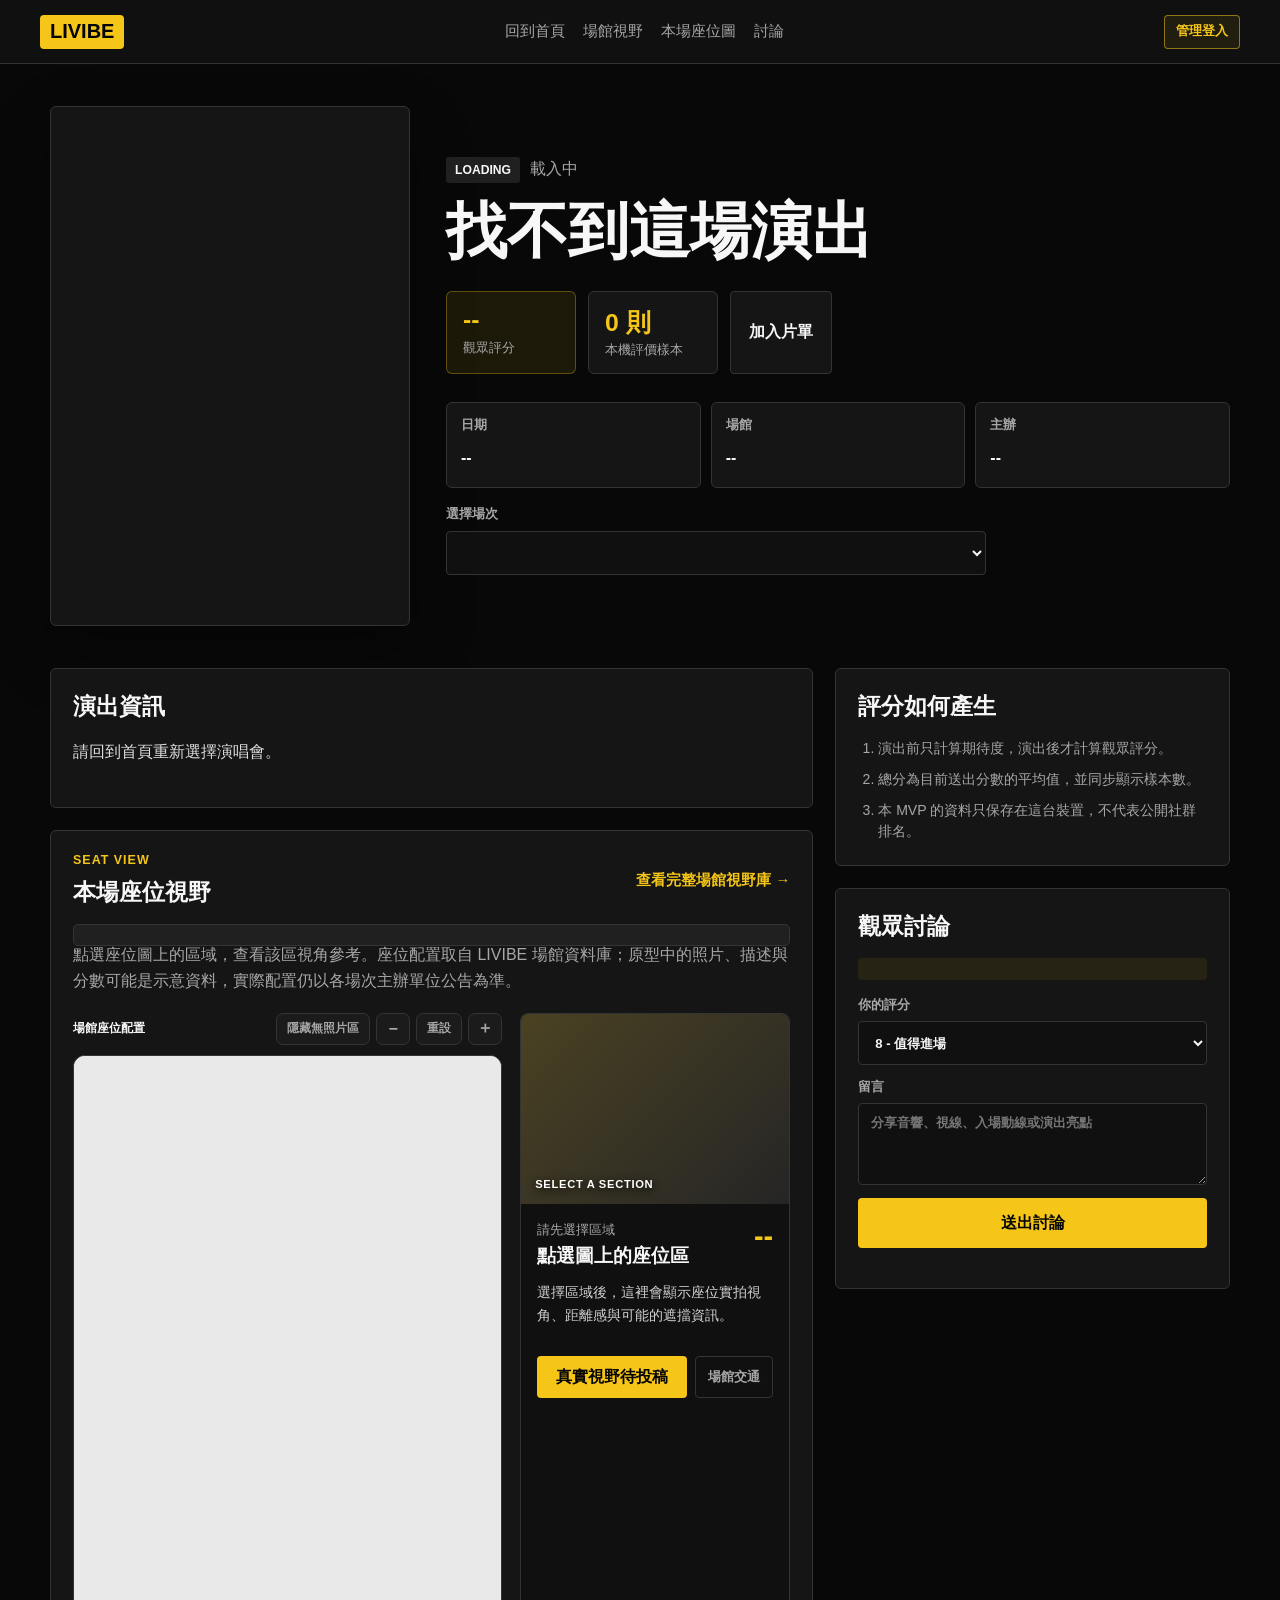
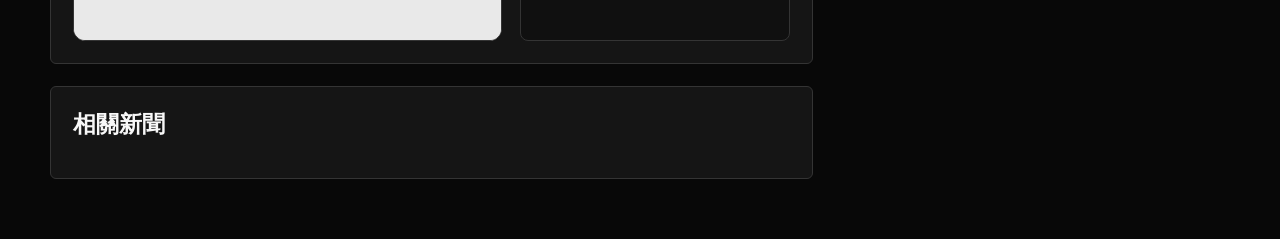
<file: concert.html>
<!DOCTYPE html>
<html lang="zh-TW">
<head>
    <meta charset="UTF-8">
    <meta name="viewport" content="width=device-width, initial-scale=1.0">
    <title>LIVIBE | 演唱會詳情</title>
    <link rel="stylesheet" href="assets/css/app.css?v=20260824-2">
</head>
<body>
    <nav class="navbar">
        <a href="index.html" class="logo-box">LIVIBE</a>
        <div class="nav-links">
            <a href="index.html">回到首頁</a>
            <a href="venues.html">場館視野</a>
            <a id="nav-map-link" href="#venue-section">本場座位圖</a>
            <a href="#discussion-section">討論</a>
        </div>
        <a class="nav-auth-link" data-auth-link href="login.html">管理登入</a>
    </nav>

    <main id="detail-root" class="detail-page">
        <section class="detail-hero">
            <div class="detail-poster" id="detail-poster" aria-hidden="true"></div>
            <div class="detail-main">
                <div class="detail-meta">
                    <span id="tag-display" class="type-pill">LOADING</span>
                    <span id="status-display">載入中</span>
                </div>
                <h1 id="detail-title">載入演出資料中</h1>
                <p id="detail-artist" class="detail-artist"></p>

                <div class="rating-row">
                    <div class="score-box">
                        <span id="rating-score">--</span>
                        <small id="rating-label">觀眾評分</small>
                    </div>
                    <div class="score-box subtle">
                        <span id="rating-volume">0 則</span>
                        <small>本機評價樣本</small>
                    </div>
                    <button id="watchlist-button" class="secondary-button" type="button">加入片單</button>
                </div>

                <div class="info-grid">
                    <div>
                        <span>日期</span>
                        <strong id="display-date">--</strong>
                    </div>
                    <div>
                        <span>場館</span>
                        <strong id="display-venue">--</strong>
                    </div>
                    <div>
                        <span>主辦</span>
                        <strong id="display-organizer">--</strong>
                    </div>
                </div>

                <div id="session-container" class="session-box">
                    <label for="session-dropdown">選擇場次</label>
                    <select id="session-dropdown"></select>
                </div>
            </div>
        </section>

        <section class="detail-layout">
            <article class="content-stack">
                <section class="panel">
                    <div class="panel-header">
                        <h2>演出資訊</h2>
                    </div>
                    <p id="summary-text" class="summary-text"></p>
                    <div id="artist-list" class="artist-list"></div>
                </section>

               <section class="panel" id="venue-section">
                    <div class="panel-header">
                        <div>
                            <p class="eyebrow">Seat View</p>
                            <h2>本場座位視野</h2>
                        </div>
                        <a class="text-link" href="venues.html">查看完整場館視野庫 →</a>
                    </div>
                    <div id="concert-config-admin" class="concert-config-admin"></div>
                    <p class="venue-help">點選座位圖上的區域，查看該區視角參考。座位配置取自 LIVIBE 場館資料庫；原型中的照片、描述與分數可能是示意資料，實際配置仍以各場次主辦單位公告為準。</p>
                    <div class="seat-view-layout">
                        <div>
                            <div class="diagram-toolbar">
                                <span id="diagram-venue-name">場館座位配置</span>
                                <div class="map-tools" data-map-tools>
                                    <button type="button" data-map-action="hide-empty">隱藏無照片區</button>
                                    <button type="button" data-map-action="out" aria-label="縮小座位圖">−</button>
                                    <button type="button" data-map-action="reset">重設</button>
                                    <button type="button" data-map-action="in" aria-label="放大座位圖">＋</button>
                                </div>
                            </div>
                            <div class="arena-map-viewport">
                                <svg class="stage-diagram taipei-arena-diagram" id="stage-svg-diagram" viewBox="0 0 2550 3488" preserveAspectRatio="xMidYMid meet" aria-label="可點選的台北小巨蛋座位配置圖"></svg>
                            </div>
                        </div>
                        <aside class="seat-result" aria-live="polite">
                            <div id="seat-view-photo" class="seat-view-photo"><span>SELECT A SECTION</span></div>
                            <div class="seat-result-heading">
                                <div>
                                    <small id="view-location">請先選擇區域</small>
                                    <h3 id="view-title">點選圖上的座位區</h3>
                                </div>
                                <strong id="view-score">--</strong>
                            </div>
                            <p id="view-description">選擇區域後，這裡會顯示座位實拍視角、距離感與可能的遮擋資訊。</p>
                            <div id="view-tags" class="view-tags"></div>
                            <div class="seat-actions">
                                <button type="button" id="view-more-button" class="primary-button" disabled>真實視野待投稿</button>
                                <a id="display-map" class="secondary-link" href="#" target="_blank" rel="noopener">場館交通</a>
                            </div>
                        </aside>
                    </div>
                </section>

                <section class="panel">
                    <div class="panel-header">
                        <h2>相關新聞</h2>
                    </div>
                    <div id="news-list" class="news-list"></div>
                </section>
            </article>

            <aside class="content-stack">
                <section class="panel score-method-panel">
                    <div class="panel-header">
                        <h2>評分如何產生</h2>
                    </div>
                    <ol>
                        <li>演出前只計算期待度，演出後才計算觀眾評分。</li>
                        <li>總分為目前送出分數的平均值，並同步顯示樣本數。</li>
                        <li>本 MVP 的資料只保存在這台裝置，不代表公開社群排名。</li>
                    </ol>
                </section>
                <section class="panel" id="discussion-section">
                    <div class="panel-header">
                        <h2 id="discussion-title">觀眾討論</h2>
                        <div id="discussion-role-control"></div>
                    </div>
                    <p id="review-disclosure" class="prototype-note"></p>
                    <form id="review-form" class="review-form">
                        <label>
                            <span id="review-score-label">你的評分</span>
                            <select id="review-rating">
                                <option value="10">10 - 必看神場</option>
                                <option value="9">9 - 非常推薦</option>
                                <option value="8" selected>8 - 值得進場</option>
                                <option value="7">7 - 表現穩定</option>
                                <option value="6">6 - 普通</option>
                                <option value="5">5 - 不如預期</option>
                                <option value="4">4 - 體驗欠佳</option>
                                <option value="3">3 - 不推薦</option>
                                <option value="2">2 - 非常失望</option>
                                <option value="1">1 - 嚴重問題</option>
                            </select>
                        </label>
                        <label>
                            <span>留言</span>
                            <textarea id="review-text" rows="4" placeholder="分享音響、視線、入場動線或演出亮點"></textarea>
                        </label>
                        <button type="submit" class="primary-button">送出討論</button>
                    </form>
                    <div id="discussion-list" class="discussion-list"></div>
                </section>
            </aside>
        </section>
    </main>

    <script src="assets/data/site-data.js?v=20261015-2"></script>
    <script src="assets/js/venue-maps.js?v=20260821-10"></script>
    <script src="assets/js/core.js?v=20261015-1"></script>
    <script src="assets/js/concert.js?v=20261015-1"></script>
</body>
</html>
</file>
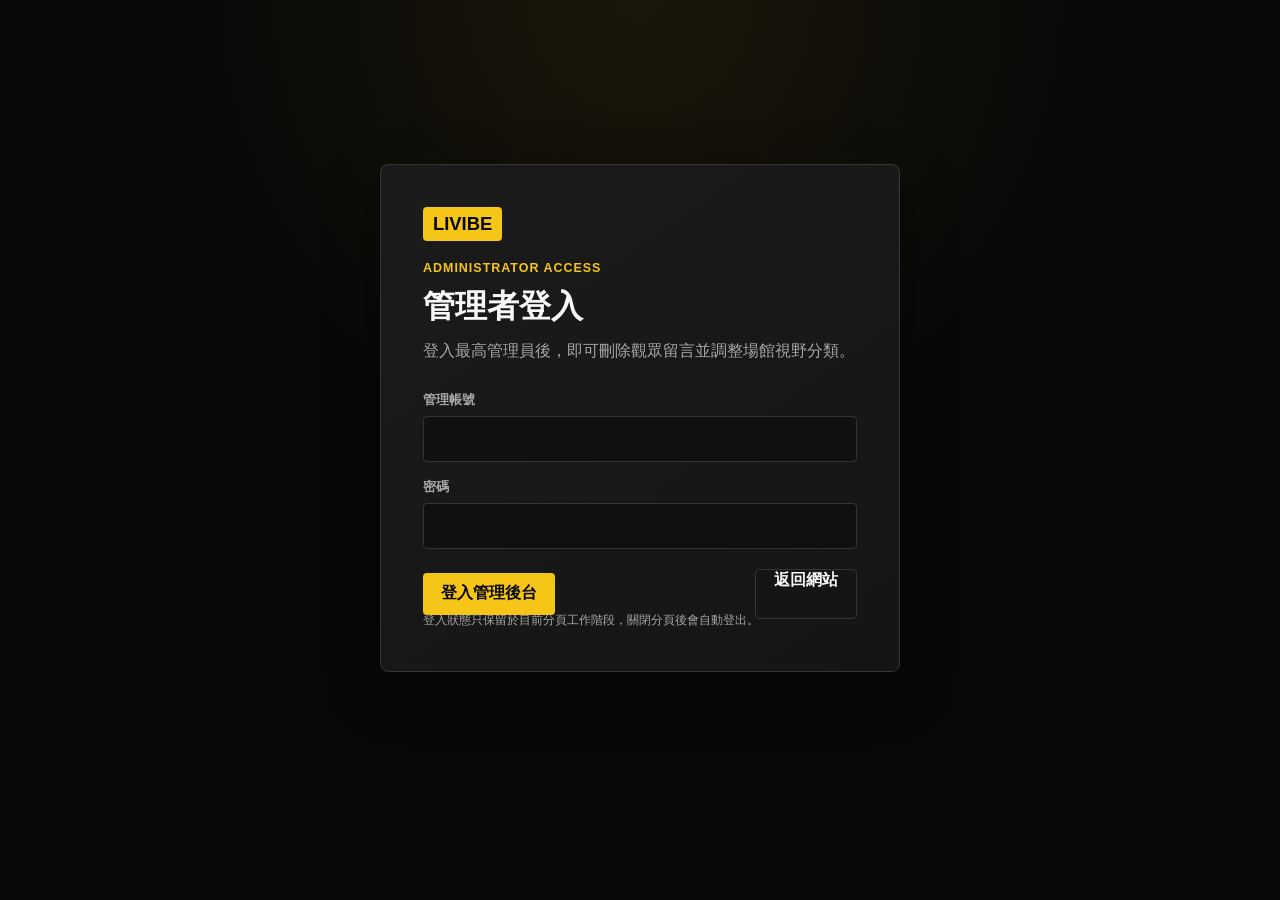
<file: login.html>
<!DOCTYPE html>
<html lang="zh-TW">
<head>
    <meta charset="UTF-8">
    <meta name="viewport" content="width=device-width, initial-scale=1.0">
    <title>LIVIBE | 管理登入</title>
    <link rel="stylesheet" href="assets/css/app.css?v=20260824-2">
</head>
<body class="login-page">
    <main class="login-shell">
        <section class="login-card" aria-labelledby="login-title">
            <a class="login-brand" href="index.html">LIVIBE</a>
            <p class="eyebrow">Administrator Access</p>
            <h1 id="login-title">管理者登入</h1>
            <p class="login-copy">登入最高管理員後，即可刪除觀眾留言並調整場館視野分類。</p>

            <form id="admin-login-form" class="login-form">
                <label class="login-field" for="login-username">
                    <span>管理帳號</span>
                    <input id="login-username" name="username" type="text" autocomplete="username" autocapitalize="none" required>
                </label>
                <label class="login-field" for="login-password">
                    <span>密碼</span>
                    <input id="login-password" name="password" type="password" autocomplete="current-password" required>
                </label>
                <p id="login-message" class="login-message" role="status" aria-live="polite"></p>
                <div class="login-actions">
                    <button class="primary-button" type="submit">登入管理後台</button>
                    <a class="secondary-button" href="index.html">返回網站</a>
                </div>
            </form>

            <p class="password-hint">登入狀態只保留於目前分頁工作階段，關閉分頁後會自動登出。</p>
        </section>
    </main>

    <script src="assets/js/core.js?v=20261015-1"></script>
</body>
</html>
</file>
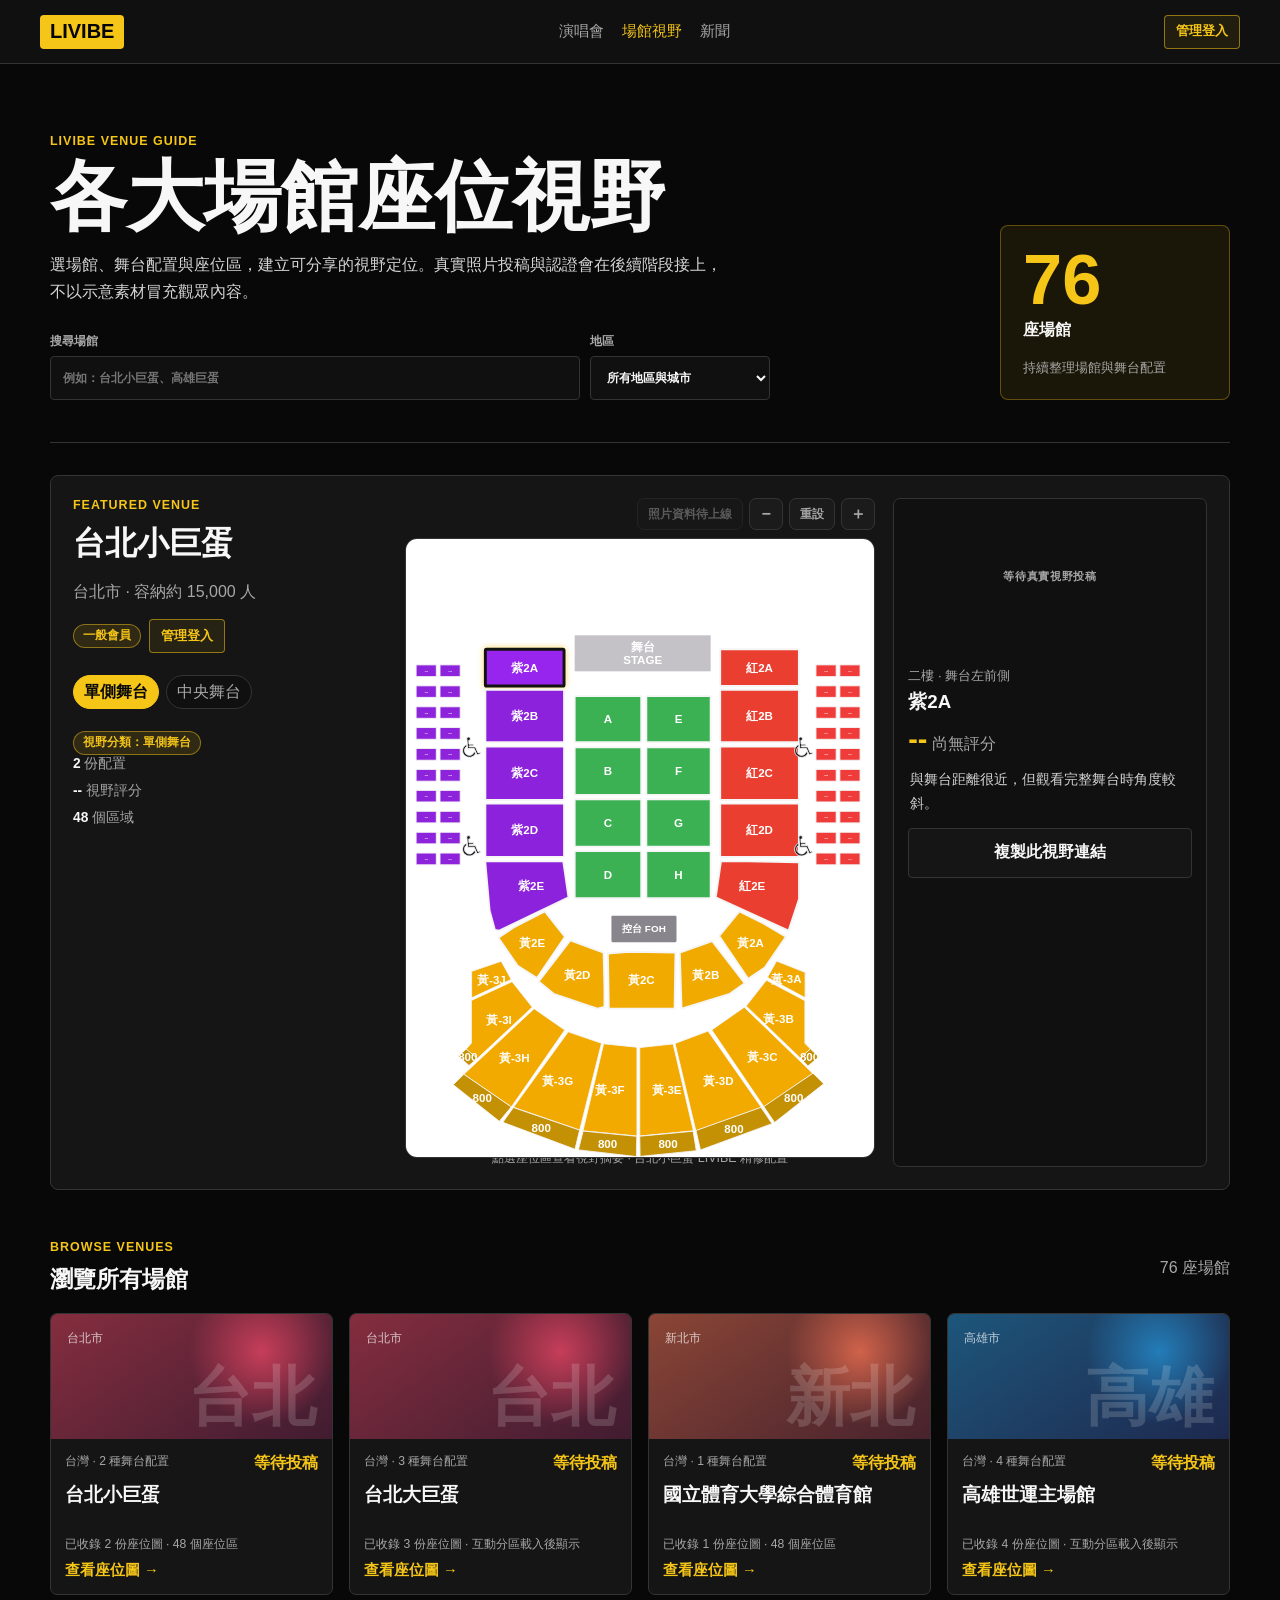
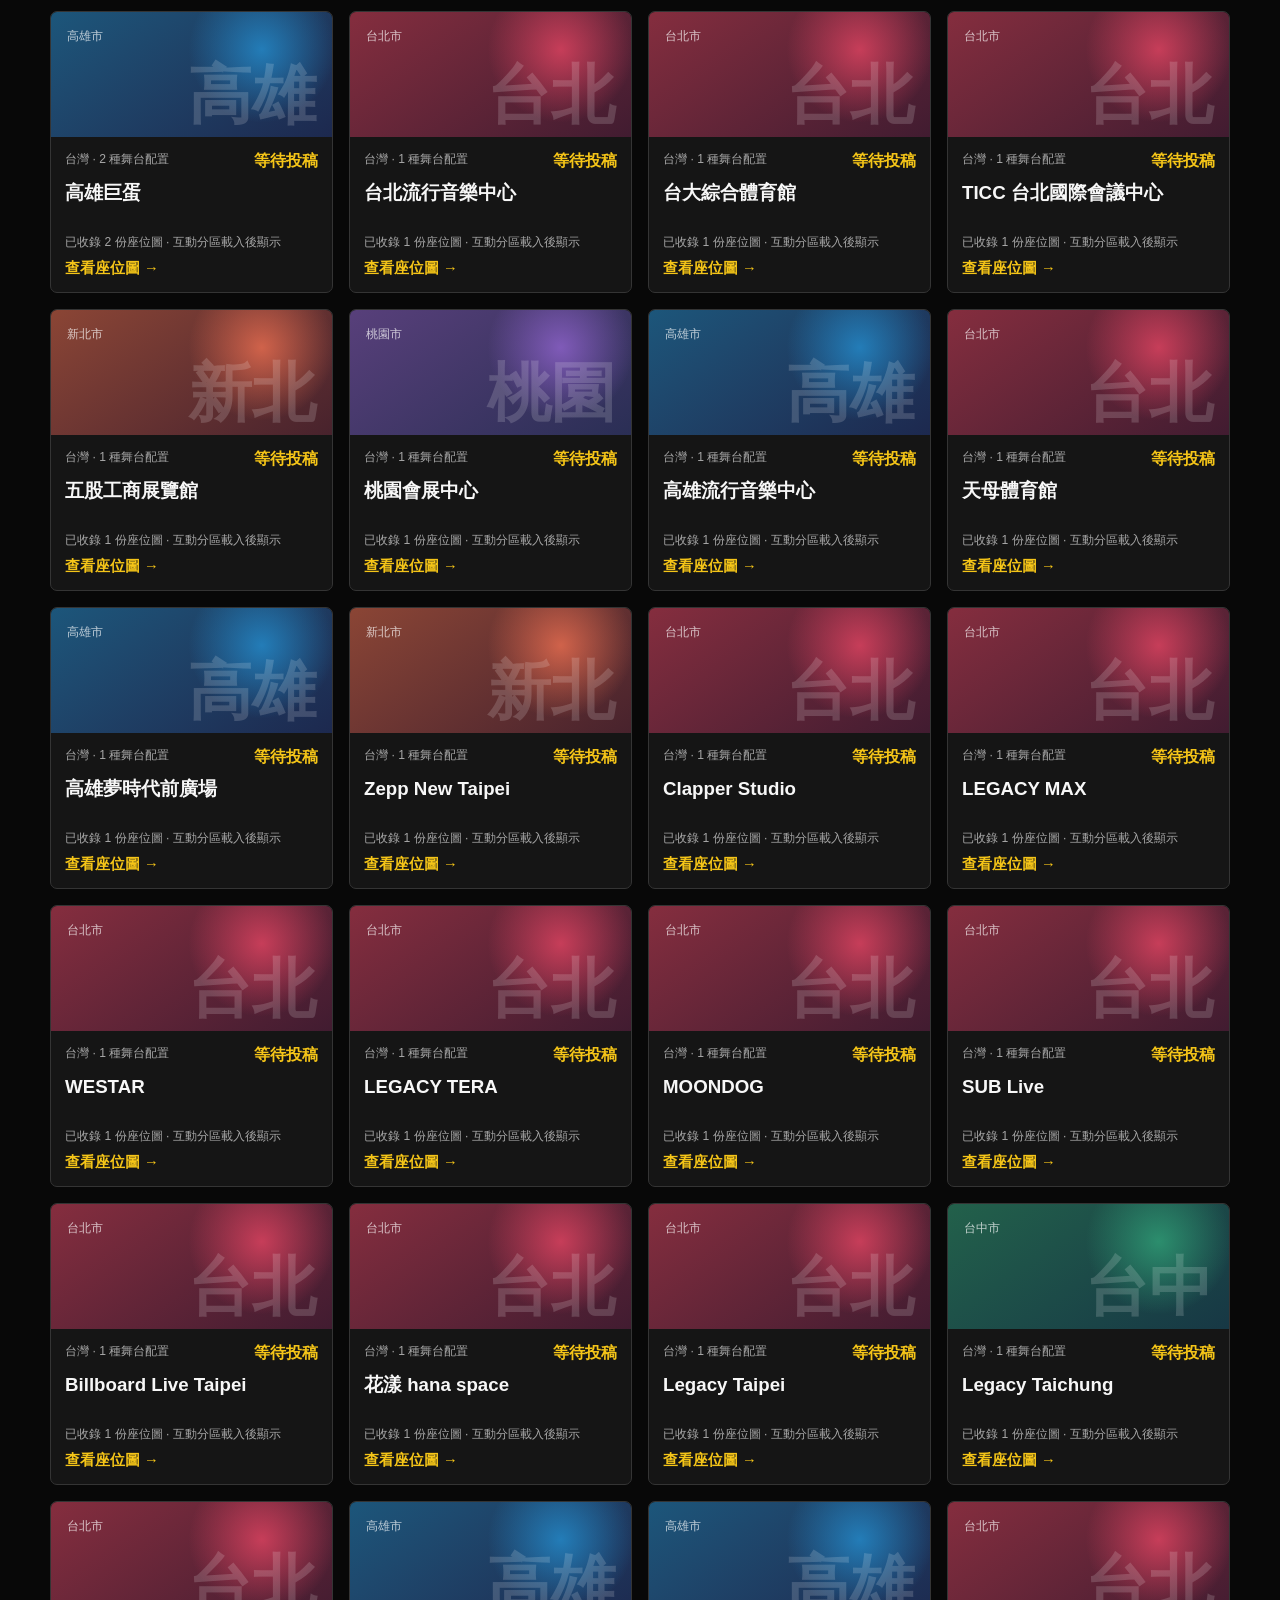
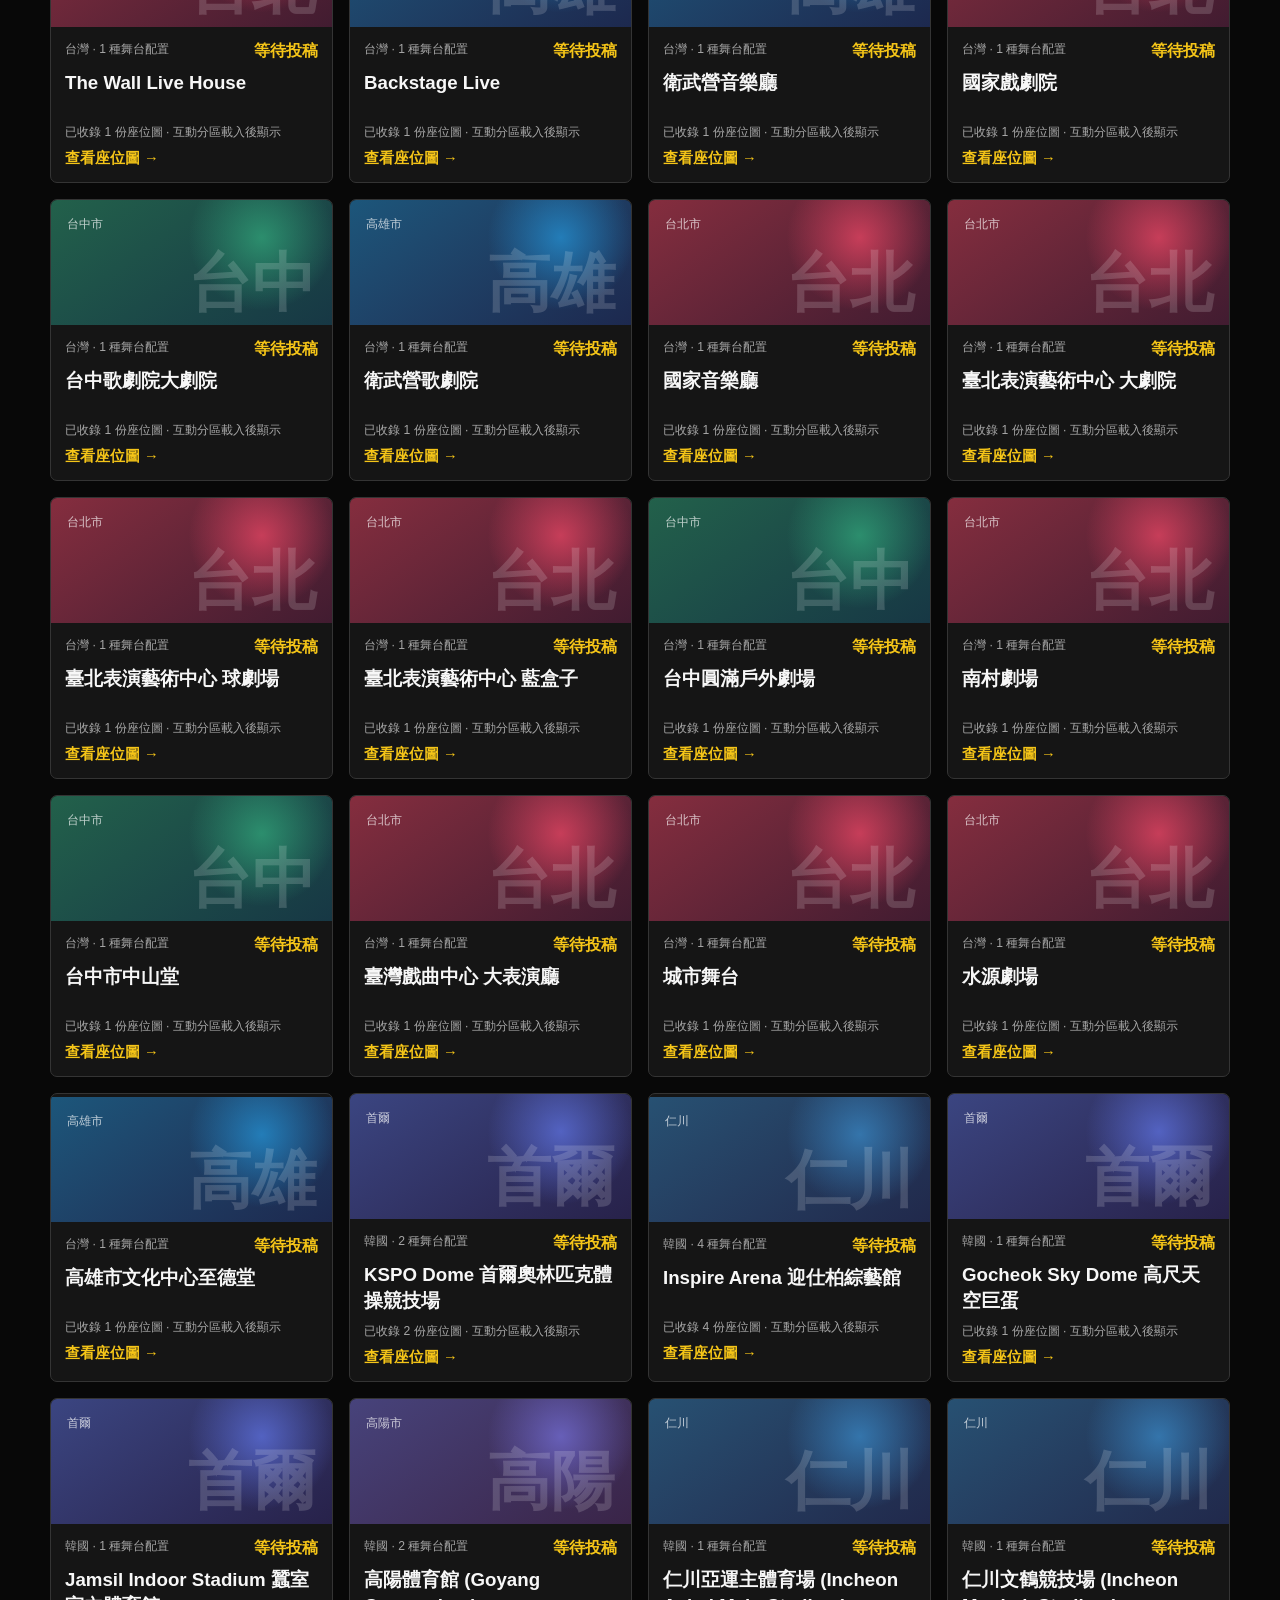
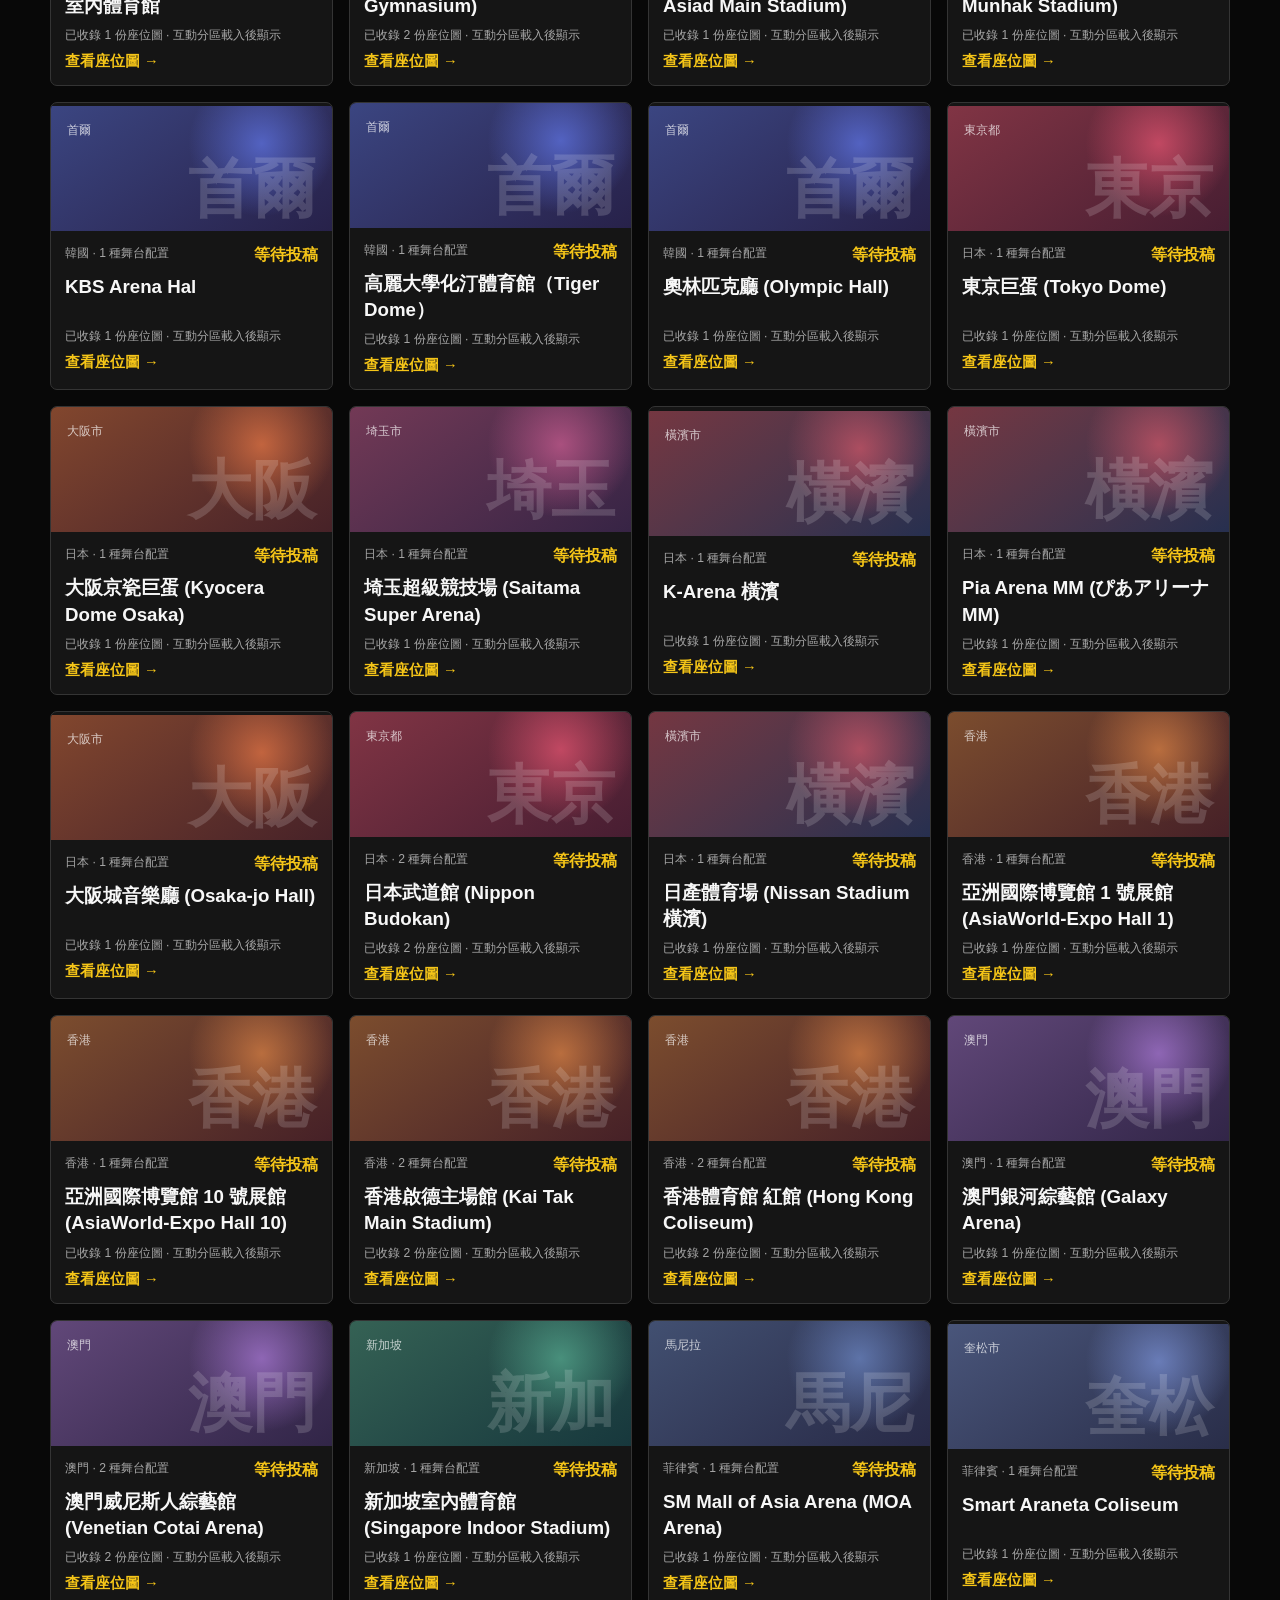
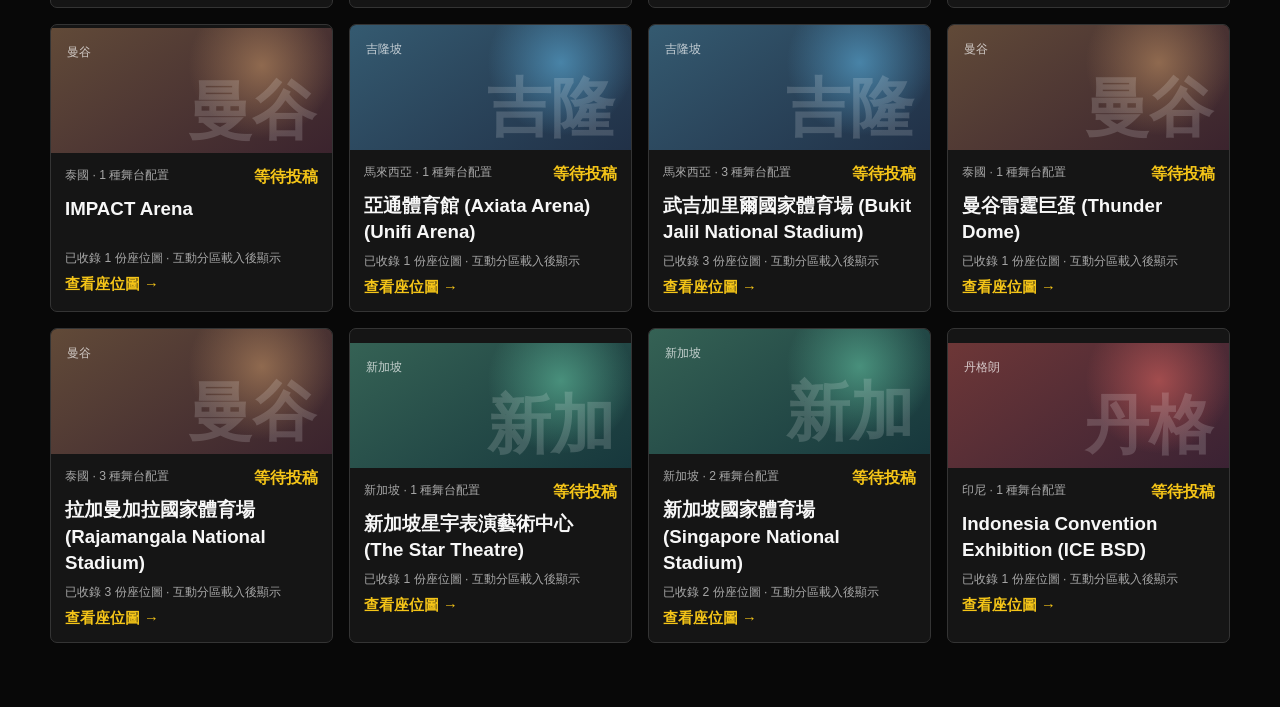
<file: venues.html>
<!DOCTYPE html>
<html lang="zh-TW">
<head>
    <meta charset="UTF-8">
    <meta name="viewport" content="width=device-width, initial-scale=1.0">
    <title>LIVIBE | 場館視野</title>
    <link rel="stylesheet" href="assets/css/app.css?v=20260824-2">
</head>
<body>
    <nav class="navbar">
        <a href="index.html" class="logo-box">LIVIBE</a>
        <div class="nav-links">
            <a href="index.html">演唱會</a>
            <a class="nav-active" href="venues.html">場館視野</a>
            <a href="index.html#news-strip">新聞</a>
        </div>
        <a class="nav-auth-link" data-auth-link href="login.html">管理登入</a>
    </nav>

    <header class="venue-hero">
        <div>
            <p class="eyebrow">LIVIBE Venue Guide</p>
            <h1>各大場館座位視野</h1>
            <p>選場館、舞台配置與座位區，建立可分享的視野定位。真實照片投稿與認證會在後續階段接上，不以示意素材冒充觀眾內容。</p>
            <div class="venue-search-row">
                <label class="search-box">
                    <span>搜尋場館</span>
                    <input id="venue-search" type="search" placeholder="例如：台北小巨蛋、高雄巨蛋">
                </label>
                <label>
                    <span>地區</span>
                    <select id="venue-region">
                        <option value="all">所有地區</option>
                        <option value="北部">北部</option>
                        <option value="中部">中部</option>
                        <option value="南部">南部</option>
                        <option value="海外">海外</option>
                    </select>
                </label>
            </div>
        </div>
        <div class="venue-hero-stat">
            <strong id="venue-count">0</strong>
            <span>座場館</span>
            <small>持續整理場館與舞台配置</small>
        </div>
    </header>

    <main class="venue-page">
        <section class="featured-venue" id="featured-venue">
            <div class="featured-copy">
                <p class="eyebrow">Featured Venue</p>
                <h2 id="featured-name">台北小巨蛋</h2>
                <p id="featured-meta">台北市 · 容納約 15,000 人</p>
                <div id="venue-role-control"></div>
                <div id="layout-tabs" class="layout-tabs"></div>
                <div class="venue-category-row">
                    <span id="featured-category-badge" class="venue-category-badge"></span>
                    <div id="venue-category-admin"></div>
                </div>
                <div class="featured-stats">
                    <span><strong id="featured-photos">2</strong> <span id="featured-photo-unit">份配置</span></span>
                    <span><strong id="featured-rating">--</strong> 視野評分</span>
                    <span><strong id="featured-zones">24</strong> 個區域</span>
                </div>
            </div>
            <div class="featured-diagram-wrap">
                <div class="featured-map-tools map-tools" data-map-tools>
                    <button type="button" data-map-action="hide-empty">隱藏無照片區</button>
                    <button type="button" data-map-action="out" aria-label="縮小座位圖">−</button>
                    <button type="button" data-map-action="reset">重設</button>
                    <button type="button" data-map-action="in" aria-label="放大座位圖">＋</button>
                </div>
                <div class="arena-map-viewport">
                    <svg id="featured-diagram" class="stage-diagram venue-stage-diagram taipei-arena-diagram" viewBox="0 0 2550 3488" preserveAspectRatio="xMidYMid meet" aria-label="台北小巨蛋座位配置圖"></svg>
                </div>
                <p id="featured-map-caption">點選座位區查看視野摘要 · 配置參考臺北小巨蛋官方公開資料</p>
            </div>
            <aside class="mini-view-card">
                <div id="featured-photo" class="seat-view-photo venue-photo is-placeholder"><span>等待真實視野投稿</span></div>
                <small id="featured-zone-label">請選擇座位區</small>
                <h3 id="featured-zone-title">選取區域以建立分享連結</h3>
                <div class="mini-rating"><strong id="featured-zone-score">--</strong><span> 尚無評分</span></div>
                <p id="featured-zone-copy">現階段提供座位區定位與配置參考；照片、描述與評分必須由真實投稿資料產生。</p>
                <button id="copy-zone-link" class="secondary-button zone-share-button" type="button" disabled>複製此視野連結</button>
            </aside>
        </section>

        <section class="section-header venue-list-header">
            <div>
                <p class="eyebrow">Browse Venues</p>
                <h2>瀏覽所有場館</h2>
            </div>
            <p id="venue-result-count"></p>
        </section>
        <section id="venue-grid" class="venue-card-grid" aria-live="polite"></section>
    </main>

    <script src="assets/data/site-data.js?v=20261015-2"></script>
    <script src="assets/js/venue-maps.js?v=20260821-10"></script>
    <script src="assets/js/core.js?v=20261015-1"></script>
    <script src="assets/js/venues.js?v=20260824-2"></script>
</body>
</html>
</file>
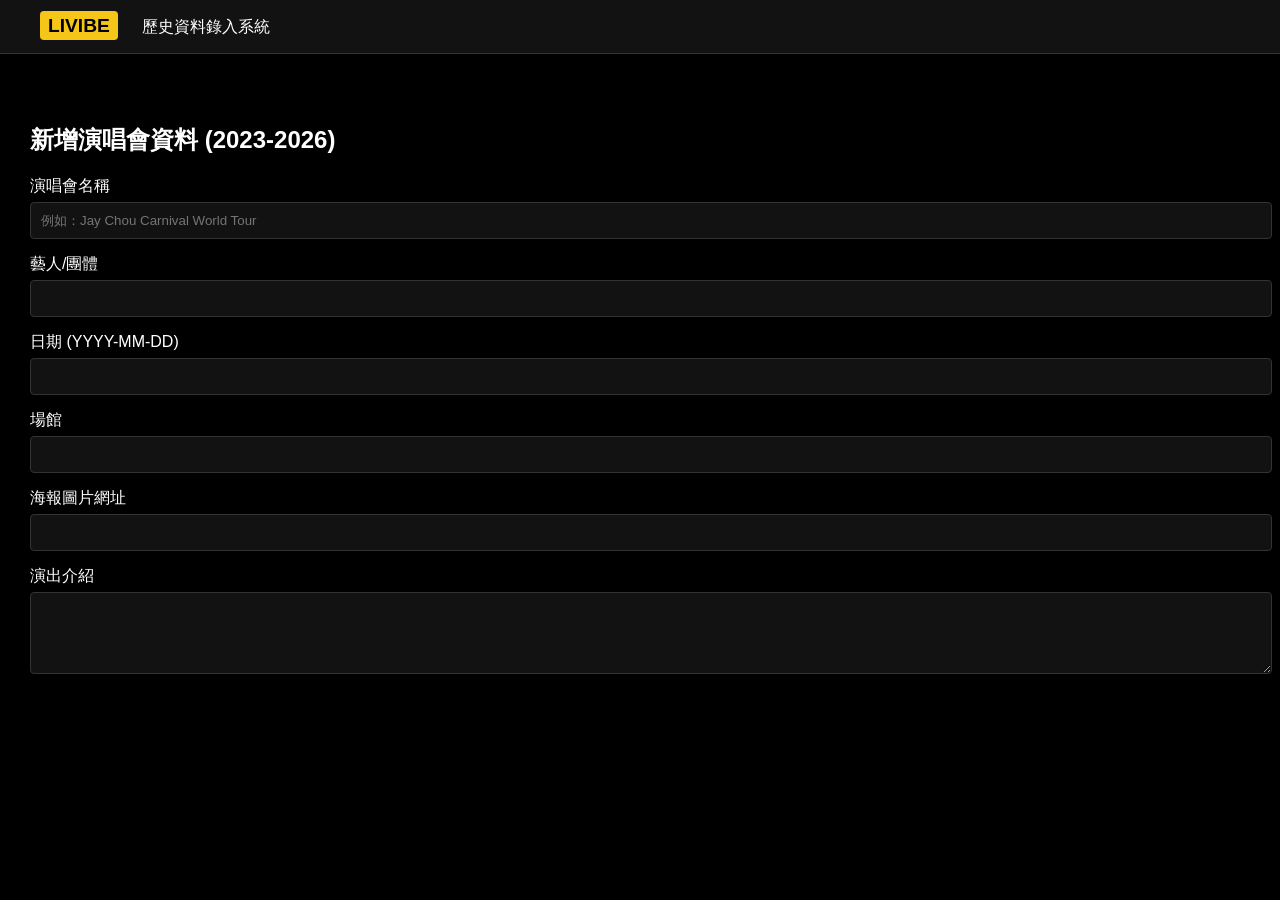
<file: non/legacy-v1/admin.html>
<!DOCTYPE html>
<html lang="zh-TW">
<head>
    <meta charset="UTF-8">
    <title>LIVIBE | 管理員後台</title>
    <link rel="stylesheet" href="style.css">
    <style>
        .admin-form { background: var(--bg-card); padding: 30px; border-radius: 8px; margin-top: 20px; }
        .form-group { margin-bottom: 15px; }
        label { display: block; color: var(--text-muted); margin-bottom: 5px; }
        input, textarea { width: 100%; padding: 10px; background: #121212; border: 1px solid #333; color: white; border-radius: 4px; }
        .json-output { background: #000; color: #00FF88; padding: 20px; margin-top: 20px; white-space: pre-wrap; font-family: monospace; border: 1px dashed var(--brand-main); }
    </style>
</head>
<body>
    <nav class="navbar">
        <a href="index.html" class="logo-box">LIVIBE</a>
        <span style="margin-left: 20px; color: var(--brand-main);">歷史資料錄入系統</span>
    </nav>

    <div class="container">
        <div class="admin-form">
            <h2>新增演唱會資料 (2023-2026)</h2>
            <div class="form-group">
                <label>演唱會名稱</label>
                <input type="text" id="title" placeholder="例如：Jay Chou Carnival World Tour">
            </div>
            <div class="form-group">
                <label>藝人/團體</label>
                <input type="text" id="artist">
            </div>
            <div class="form-group">
                <label>日期 (YYYY-MM-DD)</label>
                <input type="text" id="date">
            </div>
            <div class="form-group">
                <label>場館</label>
                <input type="text" id="venue">
            </div>
            <div class="form-group">
                <label>海報圖片網址</label>
                <input type="text" id="poster_url">
            </div>
            <div class="form-group">
                <label>演出介紹</label>
                <textarea id="description" rows="4"></textarea>
            </div>
            <button onclick="generateJSON()" style="background:var(--brand-main); color:black; border:none; padding:10px 20px; font-weight:bold; cursor:pointer;">生成 JSON 程式碼</button>
        </div>

        <div id="outputSection" style="display:none;">
            <h3>複製以下內容到 data.json 的 [ ] 之中：</h3>
            <div class="json-output" id="jsonOutput"></div>
        </div>
    </div>

    <script>
        function generateJSON() {
            const data = {
                id: Date.now(), // 隨機生成 ID
                title: document.getElementById('title').value,
                artist: document.getElementById('artist').value,
                date_range: document.getElementById('date').value,
                location: "Taiwan",
                venue: document.getElementById('venue').value,
                poster_url: document.getElementById('poster_url').value,
                ticket_url: "#",
                description: document.getElementById('description').value,
                avg_score: 0.0,
                reviews: []
            };

            document.getElementById('jsonOutput').innerText = JSON.stringify(data, null, 4) + ",";
            document.getElementById('outputSection').style.display = 'block';
        }
    </script>
</body>
</html>
</file>
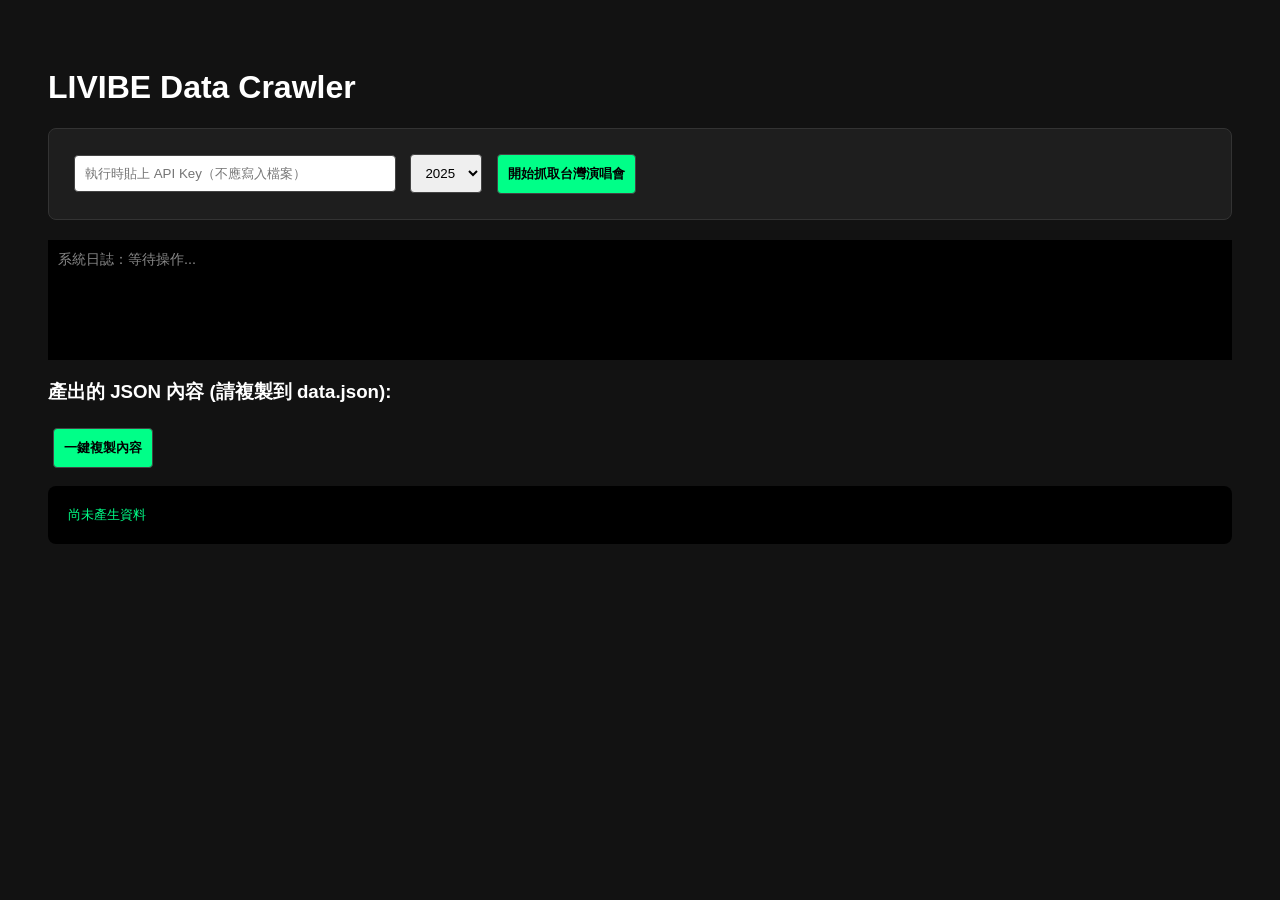
<file: non/legacy-v1/crawler.html>
<!DOCTYPE html>
<html lang="zh-TW">
<head>
    <meta charset="UTF-8">
    <title>LIVIBE | Setlist.fm 資料抓取器</title>
    <style>
        body { font-family: sans-serif; background: #121212; color: white; padding: 40px; }
        .controls { background: #1e1e1e; padding: 20px; border-radius: 8px; border: 1px solid #333; }
        input, select, button { padding: 10px; margin: 5px; border-radius: 4px; border: 1px solid #444; }
        button { background: #00FF88; color: black; font-weight: bold; cursor: pointer; }
        #log { margin-top: 20px; color: #888; font-size: 0.9rem; height: 100px; overflow-y: auto; background: #000; padding: 10px; }
        pre { background: #000; color: #00FF88; padding: 20px; border-radius: 8px; white-space: pre-wrap; word-wrap: break-word; }
    </style>
</head>
<body>
    <h1>LIVIBE Data Crawler</h1>
    <div class="controls">
        <input type="password" id="apiKey" placeholder="執行時貼上 API Key（不應寫入檔案）" value="" autocomplete="off" style="width: 300px;">
        <select id="year">
            <option value="2023">2023</option>
            <option value="2024">2024</option>
            <option value="2025" selected>2025</option>
            <option value="2026">2026</option>
        </select>
        <button onclick="fetchData()">開始抓取台灣演唱會</button>
    </div>

    <div id="log">系統日誌：等待操作...</div>
    
    <h3>產出的 JSON 內容 (請複製到 data.json):</h3>
    <button onclick="copyJson()">一鍵複製內容</button>
    <pre id="output">尚未產生資料</pre>

    <script>
        async function fetchData() {
            const key = document.getElementById('apiKey').value;
            const year = document.getElementById('year').value;
            const log = document.getElementById('log');
            const output = document.getElementById('output');
            
            log.innerHTML += `<div>正在抓取 ${year} 年台灣資料...</div>`;
            
            try {
                const response = await fetch(`https://api.setlist.fm/rest/1.0/search/setlists?countryCode=TW&year=${year}`, {
                    headers: {
                        "Accept": "application/json",
                        "x-api-key": key
                    }
                });

                if (!response.ok) throw new Error("API 回傳錯誤，請檢查金鑰是否正確");

                const data = await response.json();
                const setlists = data.setlist || [];
                
                // 轉換格式
                const formattedData = setlists.map(s => ({
                    id: s.id,
                    title: `${s.artist.name} ${s.tour ? s.tour.name : 'Concert'}`,
                    artist: s.artist.name,
                    date_range: s.eventDate,
                    location: s.venue.city.name,
                    venue: s.venue.name,
                    poster_url: "https://images.unsplash.com/photo-1540039155733-5bb30b53aa14?q=80&w=1000", // 預設圖
                    ticket_url: "#",
                    description: `於 ${s.venue.name} (${s.venue.city.name}) 舉行的現場演出。來源：Setlist.fm`,
                    avg_score: 0.0,
                    reviews: []
                }));

                output.innerText = JSON.stringify(formattedData, null, 4);
                log.innerHTML += `<div style="color:#00FF88">成功抓取 ${formattedData.length} 筆資料！</div>`;

            } catch (err) {
                log.innerHTML += `<div style="color:red">錯誤: ${err.message}</div>`;
            }
        }

        function copyJson() {
            const text = document.getElementById('output').innerText;
            navigator.clipboard.writeText(text);
            alert("已複製到剪貼簿！");
        }
    </script>
</body>
</html>
</file>
<file: assets/css/app.css>
:root {
    --imdb-yellow: #f5c518;
    --bg: #080808;
    --surface: #151515;
    --surface-soft: #202020;
    --line: #343434;
    --text: #f7f7f7;
    --muted: #a7a7a7;
    --blue: #2d7ff9;
    --green: #1fbf75;
    --red: #ff5a5f;
}

/* Admin sign-in */
.login-page {
    min-height: 100vh;
    background: radial-gradient(circle at 50% 0%, rgba(245, 197, 24, .08), transparent 42%), var(--bg);
}

.login-shell {
    display: grid;
    place-items: center;
    width: min(100% - 32px, 520px);
    min-height: calc(100vh - 64px);
    margin: 0 auto;
    padding: 48px 0;
}

.login-card {
    width: 100%;
    padding: clamp(24px, 5vw, 42px);
    border: 1px solid var(--line);
    border-radius: 8px;
    background: linear-gradient(145deg, #1b1b1b, var(--surface));
    box-shadow: 0 18px 55px rgba(0, 0, 0, .38);
}

.login-brand {
    display: inline-flex;
    align-items: center;
    min-height: 34px;
    margin-bottom: 20px;
    padding: 0 10px;
    border-radius: 4px;
    background: var(--imdb-yellow);
    color: #050505;
    font-size: 1.15rem;
    font-weight: 900;
}

.login-copy {
    margin: 0 0 26px;
    color: var(--muted);
    line-height: 1.65;
}

.login-card h1 {
    margin: 0 0 9px;
    color: var(--text);
    font-size: clamp(1.55rem, 4vw, 2rem);
}

.login-form {
    display: grid;
    gap: 16px;
}

.login-field {
    display: grid;
    gap: 7px;
    color: var(--muted);
    font-size: .84rem;
    font-weight: 700;
}

.login-field input {
    min-height: 46px;
}

.login-field input[aria-invalid="true"],
.login-field input.error {
    border-color: var(--red);
    box-shadow: 0 0 0 2px rgba(255, 90, 95, .12);
}

.login-actions {
    display: flex;
    align-items: center;
    justify-content: space-between;
    gap: 12px;
    margin-top: 4px;
}

.login-actions button {
    min-height: 42px;
}

.login-message {
    margin: 0;
    padding: 10px 12px;
    border: 1px solid var(--line);
    border-radius: 4px;
    color: var(--muted);
    font-size: .84rem;
    line-height: 1.5;
}

.login-message:empty {
    display: none;
}

.login-message.error {
    border-color: rgba(255, 90, 95, .58);
    background: rgba(255, 90, 95, .1);
    color: #ffb1b4;
}

.login-message.success {
    border-color: rgba(31, 191, 117, .58);
    background: rgba(31, 191, 117, .1);
    color: #8be3b8;
}

.password-hint {
    margin: -8px 0 0;
    color: var(--muted);
    font-size: .75rem;
    font-weight: 400;
    line-height: 1.5;
}

/* Concert configuration management */
.concert-config-admin {
    display: flex;
    align-items: center;
    justify-content: space-between;
    gap: 12px;
    flex-wrap: wrap;
    padding: 10px 12px;
    border: 1px solid var(--line);
    border-radius: 5px;
    background: var(--surface-soft);
}

.concert-config-control {
    display: inline-flex;
    align-items: center;
    gap: 8px;
    color: var(--muted);
    font-size: .78rem;
    font-weight: 700;
}

.concert-config-control select {
    width: auto;
    min-width: 150px;
    min-height: 34px;
    padding: 6px 9px;
    border-color: #454545;
    background: #101010;
    color: var(--text);
    font-size: .8rem;
}

.concert-config-status {
    display: inline-flex;
    align-items: center;
    min-height: 25px;
    padding: 3px 9px;
    border: 1px solid rgba(31, 191, 117, .5);
    border-radius: 999px;
    background: rgba(31, 191, 117, .1);
    color: #8be3b8;
    font-size: .72rem;
    font-weight: 800;
    white-space: nowrap;
}

@media (max-width: 560px) {
    .login-shell {
        width: min(100% - 24px, 520px);
        min-height: calc(100vh - 32px);
        padding: 24px 0;
    }

    .login-card {
        padding: 24px 20px;
    }

    .login-actions {
        align-items: stretch;
        flex-direction: column;
    }

    .login-actions button,
    .login-actions a {
        width: 100%;
        text-align: center;
    }

    .concert-config-admin,
    .concert-config-control {
        align-items: stretch;
        flex-direction: column;
    }

    .concert-config-control,
    .concert-config-control select,
    .concert-config-status {
        width: 100%;
    }
}

* {
    box-sizing: border-box;
}

body {
    margin: 0;
    background: var(--bg);
    color: var(--text);
    font-family: Arial, "Noto Sans TC", "Microsoft JhengHei", sans-serif;
}

a {
    color: inherit;
    text-decoration: none;
}

button,
input,
select,
textarea {
    font: inherit;
}

.navbar {
    position: sticky;
    top: 0;
    z-index: 20;
    display: flex;
    align-items: center;
    justify-content: space-between;
    gap: 24px;
    min-height: 64px;
    padding: 0 40px;
    background: rgba(18, 18, 18, .94);
    border-bottom: 1px solid var(--line);
    backdrop-filter: blur(14px);
}

.logo-box {
    display: inline-flex;
    align-items: center;
    min-height: 34px;
    padding: 0 10px;
    border-radius: 4px;
    background: var(--imdb-yellow);
    color: #050505;
    font-size: 1.25rem;
    font-weight: 900;
    letter-spacing: 0;
}

.nav-links {
    display: flex;
    align-items: center;
    gap: 18px;
    color: var(--muted);
    font-size: .95rem;
}

.nav-links a:hover {
    color: var(--text);
}

.nav-links .nav-active {
    color: var(--imdb-yellow);
}

.nav-auth-link,
.role-auth-action {
    display: inline-flex;
    align-items: center;
    justify-content: center;
    min-height: 34px;
    padding: 6px 11px;
    border: 1px solid rgba(245, 197, 24, .52);
    border-radius: 4px;
    background: rgba(245, 197, 24, .08);
    color: var(--imdb-yellow);
    font-size: .8rem;
    font-weight: 800;
    cursor: pointer;
}

.nav-auth-link:hover,
.nav-auth-link:focus-visible,
.role-auth-action:hover,
.role-auth-action:focus-visible {
    background: var(--imdb-yellow);
    color: #050505;
}

.home-hero {
    position: relative;
    min-height: 430px;
    display: grid;
    align-items: end;
    overflow: hidden;
    border-bottom: 1px solid var(--line);
}

.hero-media {
    position: absolute;
    inset: 0;
    background:
        linear-gradient(90deg, rgba(8, 8, 8, .96) 0%, rgba(8, 8, 8, .76) 45%, rgba(8, 8, 8, .18) 100%),
        url("https://images.unsplash.com/photo-1501386761578-eac5c94b800a?q=80&w=1800&auto=format&fit=crop") center / cover;
}

.hero-content {
    position: relative;
    width: min(1180px, calc(100% - 48px));
    margin: 0 auto;
    padding: 72px 0 54px;
}

.eyebrow {
    margin: 0 0 10px;
    color: var(--imdb-yellow);
    font-size: .78rem;
    font-weight: 800;
    letter-spacing: .08em;
    text-transform: uppercase;
}

.home-hero h1 {
    max-width: 940px;
    margin: 0;
    font-size: clamp(2.4rem, 5vw, 4.2rem);
    line-height: 1.04;
}

.hero-copy {
    max-width: 620px;
    margin: 20px 0 0;
    color: #dedede;
    font-size: 1.1rem;
    line-height: 1.7;
}

.hero-stats {
    display: flex;
    flex-wrap: wrap;
    gap: 14px;
    margin-top: 28px;
}

.hero-stats span {
    display: inline-flex;
    align-items: baseline;
    gap: 6px;
    min-height: 38px;
    padding: 0 14px;
    border: 1px solid rgba(255, 255, 255, .16);
    border-radius: 4px;
    background: rgba(0, 0, 0, .36);
    color: var(--muted);
}

.hero-stats strong {
    color: var(--text);
    font-size: 1.1rem;
}

main {
    width: min(1180px, calc(100% - 48px));
    margin: 0 auto;
}

.toolbar {
    display: grid;
    grid-template-columns: minmax(240px, 1.8fr) repeat(3, minmax(140px, 1fr));
    gap: 12px;
    padding: 24px 0;
}

.toolbar label,
.review-form label {
    display: grid;
    gap: 7px;
    color: var(--muted);
    font-size: .82rem;
    font-weight: 700;
}

input,
select,
textarea {
    width: 100%;
    min-height: 44px;
    border: 1px solid var(--line);
    border-radius: 4px;
    background: #101010;
    color: var(--text);
    padding: 10px 12px;
    outline: none;
}

textarea {
    resize: vertical;
}

input:focus,
select:focus,
textarea:focus {
    border-color: var(--imdb-yellow);
}

.section-header {
    display: flex;
    align-items: end;
    justify-content: space-between;
    gap: 18px;
    padding: 18px 0;
}

.section-header h2,
.panel h2 {
    margin: 0;
    font-size: 1.45rem;
}

.section-header > p {
    color: var(--muted);
}

.concert-grid {
    display: grid;
    grid-template-columns: repeat(auto-fill, minmax(205px, 1fr));
    gap: 22px;
    padding-bottom: 38px;
}

.concert-card {
    min-width: 0;
    overflow: hidden;
    border: 1px solid var(--line);
    border-radius: 6px;
    background: var(--surface);
    transition: transform .18s ease, border-color .18s ease, background .18s ease;
}

.concert-card:hover {
    transform: translateY(-4px);
    border-color: rgba(245, 197, 24, .62);
    background: #1d1d1d;
}

.poster-wrapper {
    position: relative;
    aspect-ratio: 2 / 3;
    background: #222;
}

.poster-wrapper img {
    display: block;
    width: 100%;
    height: 100%;
    object-fit: cover;
}

.type-pill {
    display: inline-flex;
    align-items: center;
    min-height: 26px;
    padding: 0 9px;
    border-radius: 3px;
    background: var(--surface-soft);
    color: var(--text);
    font-size: .76rem;
    font-weight: 900;
}

.poster-wrapper .type-pill {
    position: absolute;
    top: 10px;
    left: 10px;
}

.tag-festival {
    background: var(--imdb-yellow);
    color: #080808;
}

.tag-tour {
    background: var(--blue);
    color: #fff;
}

.tag-showcase {
    background: var(--green);
    color: #06130d;
}

.card-content {
    display: grid;
    gap: 8px;
    padding: 13px;
}

.card-rating {
    color: var(--imdb-yellow);
    font-weight: 900;
}

.card-rating span {
    color: var(--muted);
    font-size: .8rem;
}

.calendar-section {
    scroll-margin-top: 76px;
    margin: 4px 0 34px;
    overflow: hidden;
    border: 1px solid var(--line);
    border-radius: 8px;
    background: var(--surface);
}

.calendar-header {
    display: flex;
    align-items: center;
    justify-content: space-between;
    gap: 20px;
    padding: 20px;
    border-bottom: 1px solid var(--line);
}

.calendar-header h2,
.calendar-header p {
    margin: 0;
}

.calendar-header > div:first-child > p:last-child {
    margin-top: 7px;
    color: var(--muted);
    font-size: .82rem;
}

.calendar-controls {
    display: flex;
    align-items: center;
    gap: 8px;
}

.calendar-controls strong {
    min-width: 118px;
    color: var(--text);
    text-align: center;
}

.calendar-controls button {
    min-width: 36px;
    min-height: 36px;
    padding: 0 10px;
    border: 1px solid var(--line);
    border-radius: 4px;
    background: #101010;
    color: var(--text);
    cursor: pointer;
}

.calendar-controls button:hover,
.calendar-controls button:focus-visible {
    border-color: var(--imdb-yellow);
    color: var(--imdb-yellow);
}

.calendar-scroll {
    overflow-x: auto;
}

.calendar-weekdays,
.calendar-grid {
    min-width: 760px;
    display: grid;
    grid-template-columns: repeat(7, minmax(0, 1fr));
}

.calendar-weekdays {
    border-bottom: 1px solid var(--line);
    background: #101010;
}

.calendar-weekdays span {
    padding: 9px 8px;
    color: var(--muted);
    font-size: .75rem;
    font-weight: 800;
    text-align: center;
}

.calendar-grid {
    gap: 1px;
    background: var(--line);
}

.calendar-day {
    min-height: 136px;
    padding: 9px;
    background: #171717;
}

.calendar-day.outside-month {
    background: #111;
    color: #666;
}

.calendar-day.today {
    box-shadow: inset 0 0 0 2px var(--imdb-yellow);
}

.calendar-date-row {
    display: flex;
    align-items: center;
    justify-content: space-between;
    gap: 6px;
    margin-bottom: 8px;
}

.calendar-date-row time {
    font-size: .82rem;
    font-weight: 900;
}

.calendar-date-row span {
    padding: 2px 5px;
    border-radius: 999px;
    background: var(--imdb-yellow);
    color: #080808;
    font-size: .62rem;
    font-weight: 900;
}

.calendar-day-events {
    display: grid;
    gap: 5px;
}

.calendar-event {
    overflow: hidden;
    padding: 5px 6px;
    border-left: 3px solid var(--blue);
    border-radius: 3px;
    background: rgba(45, 127, 249, .14);
    color: #dce9ff;
    font-size: .68rem;
    font-weight: 800;
    line-height: 1.3;
    text-overflow: ellipsis;
    white-space: nowrap;
}

.calendar-event.past {
    border-left-color: #666;
    background: rgba(255, 255, 255, .06);
    color: #aaa;
}

.calendar-event:hover,
.calendar-event:focus-visible {
    outline: 1px solid var(--imdb-yellow);
    color: var(--text);
}

.calendar-more {
    color: var(--muted);
    font-size: .65rem;
    font-weight: 700;
}

.card-rating .card-rating-label {
    display: inline-flex;
    margin-right: 5px;
    color: var(--imdb-yellow);
    font-size: .72rem;
    letter-spacing: .02em;
}

.load-more-wrap {
    display: flex;
    justify-content: center;
    padding: 0 0 48px;
}

.load-more-wrap .secondary-button {
    min-width: min(320px, 100%);
}

.roadmap-strip {
    padding: 46px 0 64px;
    border-top: 1px solid var(--line);
}

.roadmap-grid {
    display: grid;
    grid-template-columns: repeat(4, minmax(0, 1fr));
    gap: 14px;
}

.roadmap-card {
    padding: 18px;
    border: 1px solid var(--line);
    border-radius: 6px;
    background: var(--surface);
}

.roadmap-card.active {
    border-color: rgba(245, 197, 24, .58);
    background: rgba(245, 197, 24, .08);
}

.roadmap-card span {
    color: var(--imdb-yellow);
    font-size: .75rem;
    font-weight: 900;
    letter-spacing: .04em;
    text-transform: uppercase;
}

.roadmap-card h3 {
    margin: 10px 0 8px;
    font-size: 1rem;
}

.roadmap-card p,
.prototype-note {
    margin: 0;
    color: var(--muted);
    font-size: .88rem;
    line-height: 1.65;
}

.roadmap-strip > .prototype-note {
    margin-top: 16px;
    padding: 12px 14px;
    border-left: 3px solid var(--imdb-yellow);
    background: var(--surface);
}

#review-disclosure {
    margin: 0 0 16px;
    padding: 11px 12px;
    border-radius: 4px;
    background: rgba(245, 197, 24, .08);
}

.score-method-panel ol {
    display: grid;
    gap: 9px;
    margin: 0;
    padding-left: 20px;
    color: var(--muted);
    font-size: .88rem;
    line-height: 1.55;
}

.card-content h3 {
    min-height: 46px;
    margin: 0;
    font-size: 1rem;
    line-height: 1.35;
}

.card-content p,
.card-meta {
    margin: 0;
    color: var(--muted);
    font-size: .88rem;
}

.card-meta {
    display: grid;
    gap: 4px;
}

.news-strip {
    padding: 22px 0 54px;
    border-top: 1px solid var(--line);
}

.news-grid,
.news-list {
    display: grid;
    grid-template-columns: repeat(3, 1fr);
    gap: 14px;
}

.news-card {
    display: grid;
    gap: 9px;
    min-height: 150px;
    padding: 16px;
    border: 1px solid var(--line);
    border-radius: 6px;
    background: var(--surface);
}

.news-card:hover {
    border-color: rgba(245, 197, 24, .52);
}

.news-card span {
    color: var(--imdb-yellow);
    font-size: .78rem;
    font-weight: 800;
}

.news-card h3 {
    margin: 0;
    font-size: 1rem;
    line-height: 1.35;
}

.news-card p {
    margin: 0;
    color: var(--muted);
    font-size: .9rem;
    line-height: 1.55;
}

.empty-state {
    grid-column: 1 / -1;
    padding: 34px;
    border: 1px solid var(--line);
    border-radius: 6px;
    background: var(--surface);
    color: var(--muted);
    text-align: center;
}

.empty-state.error {
    color: var(--red);
}

.detail-page {
    padding-bottom: 60px;
}

.detail-hero {
    display: grid;
    grid-template-columns: minmax(260px, 360px) 1fr;
    gap: 36px;
    padding: 42px 0;
}

.detail-poster {
    min-height: 520px;
    border: 1px solid var(--line);
    border-radius: 6px;
    background: var(--surface) center / cover;
    box-shadow: 0 26px 60px rgba(0, 0, 0, .38);
}

.detail-main {
    align-self: center;
}

.detail-meta {
    display: flex;
    align-items: center;
    gap: 10px;
    margin-bottom: 16px;
    color: var(--muted);
}

#detail-title {
    margin: 0;
    font-size: clamp(2.1rem, 4.8vw, 4.8rem);
    line-height: 1.05;
}

.detail-artist {
    margin: 16px 0 0;
    color: var(--imdb-yellow);
    font-size: 1.3rem;
    font-weight: 800;
}

.rating-row {
    display: flex;
    flex-wrap: wrap;
    align-items: stretch;
    gap: 12px;
    margin: 28px 0;
}

.score-box {
    display: grid;
    gap: 2px;
    min-width: 130px;
    padding: 14px 16px;
    border: 1px solid rgba(245, 197, 24, .32);
    border-radius: 6px;
    background: rgba(245, 197, 24, .09);
}

.score-box span {
    color: var(--imdb-yellow);
    font-size: 1.55rem;
    font-weight: 900;
}

.score-box small {
    color: var(--muted);
}

.score-box.subtle {
    border-color: var(--line);
    background: var(--surface);
}

.primary-button,
.secondary-button {
    min-height: 50px;
    border: 0;
    border-radius: 4px;
    padding: 0 18px;
    font-weight: 900;
    cursor: pointer;
}

.primary-button {
    background: var(--imdb-yellow);
    color: #050505;
}

.secondary-button {
    border: 1px solid var(--line);
    background: var(--surface);
    color: var(--text);
}

.info-grid {
    display: grid;
    grid-template-columns: repeat(3, 1fr);
    gap: 10px;
    margin-bottom: 18px;
}

.info-grid div {
    display: grid;
    gap: 7px;
    min-height: 86px;
    padding: 14px;
    border: 1px solid var(--line);
    border-radius: 6px;
    background: var(--surface);
}

.info-grid span,
.session-box label {
    color: var(--muted);
    font-size: .8rem;
    font-weight: 800;
}

.info-grid strong {
    line-height: 1.45;
}

.session-box {
    display: grid;
    gap: 8px;
    max-width: 540px;
}

.detail-layout {
    display: grid;
    grid-template-columns: minmax(0, 1.45fr) minmax(320px, .75fr);
    gap: 22px;
}

.content-stack {
    display: grid;
    align-content: start;
    gap: 22px;
}

.panel {
    padding: 22px;
    border: 1px solid var(--line);
    border-radius: 6px;
    background: var(--surface);
}

.panel-header {
    display: flex;
    align-items: center;
    justify-content: space-between;
    gap: 16px;
    margin-bottom: 16px;
}

.text-link {
    color: var(--imdb-yellow);
    font-size: .92rem;
    font-weight: 800;
}

.summary-text {
    margin: 0 0 18px;
    color: #dedede;
    line-height: 1.8;
}

.artist-list,
.artist-day {
    display: grid;
    gap: 10px;
}

.artist-list h3,
.artist-day h3,
.view-panel h3 {
    margin: 0;
}

.artist-list ul {
    display: grid;
    grid-template-columns: repeat(auto-fit, minmax(180px, 1fr));
    gap: 9px;
    margin: 0;
    padding: 0;
    list-style: none;
}

.artist-list li {
    padding: 10px 12px;
    border: 1px solid var(--line);
    border-radius: 4px;
    background: #101010;
}

.venue-grid {
    display: grid;
    grid-template-columns: 1fr 330px;
    gap: 16px;
}

#venue-map {
    width: 100%;
    min-height: 360px;
    border: 1px solid var(--line);
    border-radius: 6px;
    background: #101010;
}

.view-panel {
    display: grid;
    gap: 16px;
}

.stage-diagram {
    position: relative;
    min-height: 250px;
    border: 1px solid var(--line);
    border-radius: 6px;
    background:
        linear-gradient(180deg, rgba(245, 197, 24, .16), rgba(245, 197, 24, 0) 38%),
        #101010;
}

.stage {
    position: absolute;
    top: 16px;
    left: 50%;
    width: 72%;
    transform: translateX(-50%);
    padding: 12px;
    border-radius: 4px;
    background: var(--imdb-yellow);
    color: #050505;
    text-align: center;
    font-weight: 900;
}

/* SVG 座位圖容器 */
.stage-diagram {
    background: #111111;
    width: 100%;
    max-width: 550px;
    height: auto;
    display: block;
    margin: 0 auto 20px auto;
    border-radius: 12px;
    border: 1px solid #222;
}

/* 每個座位區域的預設滑鼠指針 */
.stage-diagram .seat-zone {
    cursor: pointer;
    transition: filter 0.2s ease, opacity 0.2s ease;
}

/* 滑鼠懸停（Hover）時的微發光效果 */
.stage-diagram .seat-zone:hover {
    filter: brightness(1.3) drop-shadow(0 0 3px rgba(255, 255, 255, 0.7));
}

/* 點擊選中（Active）狀態：在外圈加上白色描邊高亮 */
.stage-diagram .seat-zone.active path,
.stage-diagram .seat-zone.active rect {
    stroke: #111111 !important;
    stroke-width: 8px !important;
    filter: brightness(1.08) drop-shadow(0 0 9px rgba(245, 197, 24, .72));
}

.taipei-arena-diagram {
    background: #e9e9e9;
}

.taipei-arena-diagram .stage-shape {
    fill: #929292;
    color: #fff;
}

.taipei-arena-diagram .stage-shape text,
.taipei-arena-diagram .zone-label {
    fill: #fff;
    pointer-events: none;
}

.taipei-arena-diagram text {
    font-family: "Noto Sans TC", "Microsoft JhengHei", sans-serif;
    font-weight: 600;
}

.taipei-arena-diagram .seat-zone {
    outline: none;
}

.taipei-arena-diagram .seat-zone path,
.taipei-arena-diagram .seat-zone rect {
    stroke: #f5f5f5;
    stroke-width: 5px;
    stroke-linejoin: round;
    transition: opacity .18s ease, filter .18s ease, stroke .18s ease;
}

.taipei-arena-diagram .seat-zone:hover path,
.taipei-arena-diagram .seat-zone:hover rect {
    stroke: #111;
    stroke-width: 6px;
    filter: brightness(1.08) drop-shadow(0 5px 5px rgba(0, 0, 0, .18));
}

.taipei-arena-diagram.hide-no-photo .seat-zone[data-has-photo="false"] {
    opacity: .08;
    pointer-events: none;
}

.taipei-arena-diagram .seat-zone[data-zone^="special"] {
    fill: #d9549b;
}

.taipei-arena-diagram .seat-zone[data-zone^="purple2"] path,
.taipei-arena-diagram .seat-zone[data-zone^="purple2"] rect {
    fill: #4285ad;
}

.taipei-arena-diagram .seat-zone[data-zone="purple2a"] path,
.taipei-arena-diagram .seat-zone[data-zone="purple2e"] path,
.taipei-arena-diagram .seat-zone[data-zone^="red2"] path,
.taipei-arena-diagram .seat-zone[data-zone^="red2"] rect {
    fill: #db6264;
}

.taipei-arena-diagram .seat-zone[data-zone="purple2a"] path,
.taipei-arena-diagram .seat-zone[data-zone="purple2e"] path,
.taipei-arena-diagram .seat-zone[data-zone="red2e"] path {
    fill: #29acaa;
}

.taipei-arena-diagram .seat-zone[data-zone^="yellow2"] path {
    fill: #4285ad;
}

.taipei-arena-diagram .seat-zone[data-zone="yellow2a"] path,
.taipei-arena-diagram .seat-zone[data-zone="yellow2b"] path,
.taipei-arena-diagram .seat-zone[data-zone="yellow2d"] path {
    fill: #db6264;
}

.taipei-arena-diagram .seat-zone[data-zone="yellow2a"] path,
.taipei-arena-diagram .seat-zone[data-zone="yellow2e"] path {
    fill: #29acaa;
}

.taipei-arena-diagram .seat-zone[data-zone^="yellow3"] path {
    fill: #a86db6;
}

.taipei-arena-diagram .seat-zone[data-zone="yellow3a"] path,
.taipei-arena-diagram .seat-zone[data-zone="yellow3b"] path,
.taipei-arena-diagram .seat-zone[data-zone="yellow3h"] path,
.taipei-arena-diagram .seat-zone[data-zone="yellow3i"] path,
.taipei-arena-diagram .seat-zone[data-zone="yellow3j"] path {
    fill: #8f3896;
}

.taipei-arena-diagram .box-zone {
    fill: #795f62;
    color: #fff;
}

.taipei-arena-diagram .box-zone text {
    fill: #fff;
    font-size: 12px;
    pointer-events: none;
}

.taipei-arena-diagram .foh {
    fill: #777;
}

.taipei-arena-diagram .foh text {
    fill: #fff;
    font-size: 15px;
}

.taipei-arena-diagram .access-strips {
    fill: #777;
    opacity: .72;
}

.taipei-arena-diagram .map-caption text {
    fill: #777;
    font-size: 13px;
}

.taipei-arena-diagram .seat-zone:focus-visible path,
.taipei-arena-diagram .seat-zone:focus-visible rect {
    stroke: #111;
    stroke-width: 5px;
}

/* 場館通用座位圖：顏色依實際分區層級，不混用單場票價顏色。 */
.taipei-arena-diagram .seat-zone[data-zone^="purple2"] rect,
.taipei-arena-diagram .seat-zone[data-zone^="purple2"] path,
.taipei-arena-diagram .seat-zone[data-zone^="purple1"] rect,
.taipei-arena-diagram .seat-zone[data-zone^="purple1"] path,
.taipei-arena-diagram .seat-zone[data-zone^="east"] rect {
    fill: #8d24dc;
}

.taipei-arena-diagram .seat-zone[data-zone^="red2"] rect,
.taipei-arena-diagram .seat-zone[data-zone^="red2"] path,
.taipei-arena-diagram .seat-zone[data-zone^="red1"] rect,
.taipei-arena-diagram .seat-zone[data-zone^="red1"] path,
.taipei-arena-diagram .seat-zone[data-zone^="west"] rect {
    fill: #ef3b39;
}

.taipei-arena-diagram .seat-zone[data-zone^="floor"] rect {
    fill: #36b45b;
}

.taipei-arena-diagram .seat-zone[data-zone^="yellow2"] path,
.taipei-arena-diagram .seat-zone[data-zone^="yellow3"] path {
    fill: #f2aa00;
}

.venue-help {
    margin: -4px 0 18px;
    color: var(--muted);
    line-height: 1.65;
}

.seat-view-layout {
    display: grid;
    grid-template-columns: minmax(0, 1.25fr) minmax(270px, .75fr);
    gap: 18px;
}

.diagram-toolbar {
    display: flex;
    align-items: center;
    justify-content: space-between;
    gap: 12px;
    margin-bottom: 10px;
    color: var(--muted);
    font-size: .76rem;
}

.diagram-toolbar > span:first-child {
    color: var(--text);
    font-weight: 800;
}

.map-tools {
    display: flex;
    justify-content: flex-end;
    gap: 6px;
}

.map-tools button {
    min-height: 32px;
    padding: 0 10px;
    border: 1px solid var(--line);
    border-radius: 7px;
    background: #1b1b1b;
    color: var(--muted);
    font-size: .72rem;
    font-weight: 800;
    cursor: pointer;
}

.map-tools button:hover,
.map-tools button.active {
    border-color: var(--imdb-yellow);
    color: var(--imdb-yellow);
}

.map-tools button[data-map-action="in"],
.map-tools button[data-map-action="out"] {
    min-width: 34px;
    padding: 0;
    font-size: 1rem;
}

.featured-map-tools {
    margin-bottom: 8px;
}

.layout-tabs.single-layout {
    pointer-events: none;
}

.layout-badge {
    display: inline-flex;
    align-items: center;
    min-height: 34px;
    padding: 0 12px;
    border: 1px solid rgba(139, 97, 199, .55);
    border-radius: 999px;
    background: rgba(139, 97, 199, .13);
    color: #d9c8f5;
    font-size: .78rem;
    font-weight: 800;
}

.linkou-arena-diagram {
    background: #eeeeee;
}

.linkou-arena-diagram text {
    font-family: "Noto Sans TC", "Microsoft JhengHei", sans-serif;
    font-weight: 800;
    pointer-events: none;
}

.linkou-arena-diagram .seat-zone {
    outline: none;
}

.linkou-arena-diagram .seat-zone path,
.linkou-arena-diagram .seat-zone rect {
    stroke: #f7f7f7;
    stroke-width: 10px;
    stroke-linejoin: round;
    transition: opacity .18s ease, filter .18s ease, stroke .18s ease;
}

.linkou-arena-diagram .seat-zone:hover path,
.linkou-arena-diagram .seat-zone:hover rect,
.linkou-arena-diagram .seat-zone:focus-visible path,
.linkou-arena-diagram .seat-zone:focus-visible rect {
    stroke: #111;
    stroke-width: 12px;
}

.linkou-arena-diagram .zone-label {
    fill: #fff;
    font-family: Inter, "PingFang TC", "Noto Sans TC", "Microsoft JhengHei", sans-serif;
    font-size: 46px;
    font-weight: 800;
    text-anchor: middle;
    dominant-baseline: middle;
    pointer-events: none;
}

.linkou-arena-diagram .linkou-stage rect {
    fill: #89858d;
}

.linkou-arena-diagram .linkou-stage text {
    fill: #fff;
    font-size: 52px;
    text-anchor: middle;
}

.linkou-arena-diagram .linkou-foh rect {
    fill: #89858d;
}

.linkou-arena-diagram .linkou-foh text {
    fill: #fff;
    font-size: 38px;
    text-anchor: middle;
    dominant-baseline: middle;
}

.linkou-arena-diagram .accessibility-symbol {
    fill: #1d1b21;
    font-size: 54px;
    text-anchor: middle;
    dominant-baseline: middle;
}

.linkou-arena-diagram.hide-no-photo .seat-zone[data-has-photo="false"] {
    opacity: .08;
    pointer-events: none;
}

.imported-venue-diagram {
    background: transparent;
}

.imported-venue-diagram .arena-zone {
    cursor: pointer;
    outline: none;
    transition: opacity .18s ease, filter .18s ease, stroke .18s ease;
}

.imported-venue-diagram .arena-zone:hover,
.imported-venue-diagram .arena-zone:focus-visible {
    filter: brightness(1.08) drop-shadow(0 5px 6px rgba(0, 0, 0, .24));
    stroke: #111 !important;
    stroke-width: 8px !important;
}

.imported-venue-diagram .seat-zone.active,
.imported-venue-diagram .seat-zone.active path,
.imported-venue-diagram .seat-zone.active rect,
.imported-venue-diagram .seat-zone.active polygon {
    stroke: #111 !important;
    stroke-width: 10px !important;
    filter: brightness(1.08) drop-shadow(0 0 10px rgba(245, 197, 24, .72));
}

.imported-venue-diagram .zone-label,
.imported-venue-diagram [data-zone-id] {
    pointer-events: none;
    fill: #fff;
    font-family: Inter, "PingFang TC", "SF Pro TC", "Noto Sans TC", "Microsoft JhengHei", -apple-system, sans-serif;
    font-size: 43px;
    font-weight: 800;
    text-anchor: middle;
    dominant-baseline: central;
}

.map-loading-label,
.map-error-label {
    fill: #666;
    font-family: "Noto Sans TC", "Microsoft JhengHei", sans-serif;
    font-size: 42px;
    font-weight: 800;
    text-anchor: middle;
    dominant-baseline: middle;
}

.map-error-label {
    fill: #a33131;
}

.map-tools button:disabled {
    cursor: not-allowed;
    opacity: .48;
}

.arena-map-viewport {
    position: relative;
    overflow: auto;
    max-height: 620px;
    border: 1px solid var(--line);
    border-radius: 12px;
    background: #e9e9e9;
    scrollbar-color: #555 #171717;
}

.arena-map-viewport .stage-diagram {
    margin: 0;
    border: 0;
    border-radius: 0;
    transition: width .2s ease;
}

.legend-dot {
    display: inline-block;
    width: 8px;
    height: 8px;
    margin: 0 4px 0 9px;
    border-radius: 50%;
    background: #31536f;
}

.legend-dot.level2 { background: #d9425f; }
.legend-dot.level3 { background: #6d9abd; }

.seat-result {
    overflow: hidden;
    border: 1px solid var(--line);
    border-radius: 8px;
    background: #101010;
}

.seat-view-photo {
    min-height: 190px;
    display: flex;
    align-items: flex-end;
    padding: 14px;
    background:
        linear-gradient(135deg, rgba(245, 197, 24, .18), transparent),
        #252525 center / cover;
}

.seat-view-photo span {
    color: #fff;
    font-size: .7rem;
    font-weight: 900;
    letter-spacing: .06em;
    text-shadow: 0 2px 8px #000;
}

.seat-view-photo.is-placeholder {
    align-items: center;
    justify-content: center;
    background:
        radial-gradient(circle at 30% 20%, rgba(245, 197, 24, .16), transparent 38%),
        repeating-linear-gradient(135deg, #222 0, #222 12px, #1b1b1b 12px, #1b1b1b 24px);
}

.seat-view-photo.is-placeholder span {
    color: var(--muted);
    text-align: center;
    text-shadow: none;
}

.seat-result-heading {
    display: flex;
    align-items: flex-start;
    justify-content: space-between;
    gap: 10px;
    padding: 16px 16px 0;
}

.seat-result-heading small,
.mini-view-card small {
    color: var(--muted);
}

.seat-result-heading h3,
.mini-view-card h3 {
    margin: 4px 0 0;
}

.seat-result-heading > strong,
.mini-rating strong {
    color: var(--imdb-yellow);
    font-size: 1.8rem;
}

.seat-result > p,
.mini-view-card > p {
    margin: 12px 16px;
    color: #d2d2d2;
    font-size: .9rem;
    line-height: 1.65;
}

.view-tags {
    display: flex;
    flex-wrap: wrap;
    gap: 6px;
    padding: 0 16px;
}

.view-tags span {
    padding: 5px 8px;
    border-radius: 999px;
    background: #292929;
    color: #d9d9d9;
    font-size: .72rem;
}

.seat-actions {
    display: flex;
    gap: 8px;
    padding: 16px;
}

.seat-actions .primary-button {
    flex: 1;
    min-height: 42px;
}

.secondary-link {
    display: inline-flex;
    align-items: center;
    justify-content: center;
    min-height: 42px;
    padding: 0 12px;
    border: 1px solid var(--line);
    border-radius: 4px;
    color: var(--muted);
    font-size: .82rem;
    font-weight: 800;
}

.venue-hero {
    width: min(1180px, calc(100% - 48px));
    margin: 0 auto;
    display: grid;
    grid-template-columns: 1fr 230px;
    align-items: end;
    gap: 40px;
    padding: 70px 0 42px;
    border-bottom: 1px solid var(--line);
}

.venue-hero h1 {
    margin: 0;
    font-size: clamp(2.6rem, 6vw, 5.2rem);
    line-height: 1;
}

.venue-hero > div > p:not(.eyebrow) {
    max-width: 680px;
    color: #d5d5d5;
    line-height: 1.7;
}

.venue-search-row {
    display: grid;
    grid-template-columns: minmax(260px, 1fr) minmax(150px, .34fr);
    gap: 10px;
    max-width: 720px;
    margin-top: 28px;
}

.venue-search-row label {
    display: grid;
    gap: 6px;
    color: var(--muted);
    font-size: .76rem;
    font-weight: 800;
}

.venue-hero-stat {
    display: grid;
    padding: 22px;
    border: 1px solid rgba(245, 197, 24, .32);
    border-radius: 8px;
    background: rgba(245, 197, 24, .08);
}

.venue-hero-stat strong {
    color: var(--imdb-yellow);
    font-size: 4.4rem;
    line-height: .9;
}

.venue-hero-stat span {
    margin-top: 9px;
    font-weight: 900;
}

.venue-hero-stat small {
    margin-top: 18px;
    color: var(--muted);
}

.venue-page {
    padding-bottom: 64px;
}

.featured-venue {
    display: grid;
    grid-template-columns: .8fr 1.2fr .8fr;
    gap: 18px;
    margin-top: 32px;
    padding: 22px;
    border: 1px solid var(--line);
    border-radius: 8px;
    background: var(--surface);
}

.featured-copy h2 {
    margin: 0;
    font-size: 2rem;
}

.featured-copy > p:not(.eyebrow) {
    color: var(--muted);
}

.layout-tabs {
    display: flex;
    flex-wrap: wrap;
    gap: 7px;
    margin: 22px 0;
}

.layout-tabs button {
    min-height: 34px;
    padding: 0 10px;
    border: 1px solid var(--line);
    border-radius: 999px;
    background: #101010;
    color: var(--muted);
    cursor: pointer;
}

.layout-tabs button.active {
    border-color: var(--imdb-yellow);
    background: var(--imdb-yellow);
    color: #080808;
    font-weight: 900;
}

.featured-stats {
    display: grid;
    gap: 9px;
}

.featured-stats span {
    color: var(--muted);
    font-size: .86rem;
}

.featured-stats strong {
    color: var(--text);
}

.featured-diagram-wrap {
    text-align: center;
}

.featured-diagram-wrap p {
    margin: -8px 0 0;
    color: var(--muted);
    font-size: .78rem;
}

.venue-stage-diagram {
    max-width: none;
}

.mini-view-card {
    overflow: hidden;
    border: 1px solid var(--line);
    border-radius: 7px;
    background: #101010;
}

.mini-view-card > small,
.mini-view-card > h3,
.mini-rating {
    display: block;
    margin-left: 14px;
    margin-right: 14px;
}

.mini-view-card > small {
    margin-top: 13px;
}

.venue-photo {
    min-height: 155px;
}

.mini-rating {
    margin-top: 8px;
}

.mini-rating span {
    color: var(--muted);
}

.zone-share-button {
    width: calc(100% - 28px);
    margin: 0 14px 14px;
}

.venue-list-header {
    margin-top: 32px;
}

.venue-card-grid {
    display: grid;
    grid-template-columns: repeat(4, minmax(0, 1fr));
    gap: 16px;
}

.venue-card {
    padding: 0;
    overflow: hidden;
    border: 1px solid var(--line);
    border-radius: 7px;
    background: var(--surface);
    color: var(--text);
    text-align: left;
    cursor: pointer;
    transition: transform .18s ease, border-color .18s ease;
}

.venue-card:hover {
    transform: translateY(-3px);
    border-color: var(--imdb-yellow);
}

.venue-card-art {
    min-height: 125px;
    display: flex;
    align-items: flex-start;
    justify-content: space-between;
    padding: 16px;
    background:
        radial-gradient(circle at 75% 30%, color-mix(in srgb, var(--venue-accent), transparent 15%), transparent 32%),
        linear-gradient(145deg, color-mix(in srgb, var(--venue-accent), #111 42%), color-mix(in srgb, var(--venue-accent-secondary, #222734), #080808 52%));
}

.venue-card-art span {
    color: rgba(255,255,255,.72);
    font-size: .75rem;
}

.venue-card-art strong {
    align-self: flex-end;
    color: rgba(255,255,255,.16);
    font-size: 4rem;
    line-height: .8;
}

.venue-card-content {
    display: grid;
    gap: 8px;
    padding: 14px;
}

.venue-card-content > div {
    display: flex;
    justify-content: space-between;
    gap: 8px;
}

.venue-card-content small,
.venue-card-content p {
    color: var(--muted);
    font-size: .76rem;
}

.venue-score {
    color: var(--imdb-yellow);
    white-space: nowrap;
}

.venue-card-content h3,
.venue-card-content p {
    margin: 0;
}

.venue-card-content h3 {
    min-height: 46px;
    line-height: 1.4;
}

.view-panel p {
    color: var(--muted);
    line-height: 1.65;
}

.review-form {
    display: grid;
    gap: 13px;
}

.discussion-list {
    display: grid;
    gap: 12px;
    margin-top: 18px;
}

.discussion-item {
    display: grid;
    gap: 10px;
    padding: 14px;
    border: 1px solid var(--line);
    border-radius: 6px;
    background: #101010;
}

.discussion-item div {
    display: flex;
    align-items: baseline;
    justify-content: space-between;
    gap: 12px;
}

.discussion-item span,
.discussion-item small {
    color: var(--imdb-yellow);
    font-size: .82rem;
    font-weight: 800;
}

.discussion-item p {
    margin: 0;
    color: #dedede;
    line-height: 1.6;
}

/* Moderation and venue-management controls */
.role-badge,
.venue-category-badge {
    display: inline-flex;
    align-items: center;
    min-height: 24px;
    padding: 2px 9px;
    border: 1px solid rgba(245, 197, 24, .48);
    border-radius: 999px;
    background: rgba(245, 197, 24, .12);
    color: var(--imdb-yellow);
    font-size: .72rem;
    font-weight: 800;
    line-height: 1.2;
    white-space: nowrap;
}

.role-preview-control,
.venue-category-control {
    display: inline-flex;
    align-items: center;
    flex-wrap: wrap;
    gap: 8px;
    padding: 9px 11px;
    border: 1px solid var(--line);
    border-radius: 5px;
    background: var(--surface-soft);
    color: var(--muted);
    font-size: .78rem;
}

.role-preview-control span,
.venue-category-control span {
    color: var(--muted);
    font-weight: 700;
}

.role-preview-control select,
.venue-category-control select {
    width: auto;
    min-width: 116px;
    min-height: 32px;
    padding: 5px 8px;
    border-color: #454545;
    background: #101010;
    font-size: .78rem;
}

.discussion-delete {
    display: inline-flex;
    align-items: center;
    justify-content: center;
    min-height: 32px;
    padding: 5px 10px;
    border: 1px solid rgba(255, 90, 95, .58);
    border-radius: 4px;
    background: rgba(255, 90, 95, .1);
    color: #ff8b8f;
    font-size: .78rem;
    font-weight: 800;
    cursor: pointer;
    transition: background .18s ease, border-color .18s ease, color .18s ease;
}

.discussion-delete:hover,
.discussion-delete:focus-visible {
    border-color: var(--red);
    background: var(--red);
    color: #fff;
}

.venue-category-row {
    display: flex;
    align-items: center;
    justify-content: space-between;
    gap: 12px;
    flex-wrap: wrap;
}

.venue-category-row > * {
    min-width: 0;
}

.venue-category-row .venue-category-control {
    margin-left: auto;
}

#discussion-role-control,
#venue-role-control,
#venue-category-admin {
    display: inline-flex;
    align-items: center;
    gap: 8px;
    min-width: 0;
}

#venue-category-admin:empty {
    display: none;
}

@media (max-width: 920px) {
    .navbar {
        padding: 0 22px;
    }

    .nav-auth-link {
        margin-left: auto;
    }

    .nav-links {
        display: none;
    }

    main,
    .hero-content {
        width: min(100% - 32px, 1180px);
    }

    .toolbar,
    .detail-hero,
    .detail-layout,
    .venue-grid,
    .info-grid,
    .news-grid,
    .news-list,
    .roadmap-grid {
        grid-template-columns: 1fr;
    }

    .seat-view-layout,
    .venue-hero,
    .featured-venue {
        grid-template-columns: 1fr;
    }

    .venue-card-grid {
        grid-template-columns: repeat(2, minmax(0, 1fr));
    }

    .detail-poster {
        min-height: 420px;
    }
}

@media (max-width: 560px) {
    .home-hero {
        min-height: 500px;
    }

    .section-header,
    .panel-header {
        align-items: flex-start;
        flex-direction: column;
    }

    .calendar-header {
        align-items: stretch;
        flex-direction: column;
    }

    .calendar-controls {
        justify-content: space-between;
    }

    .concert-grid {
        grid-template-columns: repeat(2, minmax(0, 1fr));
        gap: 14px;
    }

    .card-content h3 {
        min-height: auto;
        font-size: .94rem;
    }

    .detail-poster {
        min-height: 340px;
    }

    .venue-search-row,
    .venue-card-grid {
        grid-template-columns: 1fr;
    }

    .venue-hero {
        width: min(100% - 32px, 1180px);
        padding-top: 48px;
    }

    .diagram-toolbar {
        flex-direction: column;
    }

    .role-preview-control,
    .venue-category-control {
        width: 100%;
    }

    .role-preview-control select,
    .venue-category-control select {
        flex: 1 1 150px;
    }

    .venue-category-row {
        align-items: stretch;
    }

    .venue-category-row .venue-category-control {
        margin-left: 0;
    }
}
</file>
<file: non/legacy-v1/style.css>
/* IMDB 核心配色 */
:root {
    --imdb-yellow: #F5C518;
    --imdb-black: #000000;
    --imdb-gray: #1A1A1A;
    --imdb-text: #FFFFFF;
    --imdb-muted: #A3A3A3;
}

/* 修正底色消失的問題 */
body {
    background-color: var(--imdb-black) !important;
    color: var(--imdb-text) !important;
    font-family: 'Roboto', Arial, sans-serif;
    margin: 0;
}

/* 導航欄樣式 */
.navbar {
    background-color: #121212;
    padding: 15px 40px;
    border-bottom: 1px solid #333;
}

.logo-box {
    background-color: var(--imdb-yellow);
    color: #000 !important;
    font-weight: 900;
    padding: 4px 8px;
    border-radius: 4px;
    text-decoration: none;
    font-size: 1.2rem;
}

/* 修復網格排列 */
.concert-grid {
    display: grid !important;
    grid-template-columns: repeat(auto-fill, minmax(180px, 1fr));
    gap: 25px;
    padding: 30px;
    max-width: 1240px;
    margin: 0 auto;
}

/* IMDB 卡片與動畫 */
.concert-card {
    background-color: var(--imdb-gray) !important;
    border-radius: 4px;
    overflow: hidden;
    cursor: pointer;
    position: relative;
    transition: transform 0.3s cubic-bezier(0.2, 1, 0.3, 1), box-shadow 0.3s ease !important;
}

/* 滑鼠懸停動畫：位移 + 縮放 */
.concert-card:hover {
    transform: translateY(-10px) scale(1.02) !important;
    box-shadow: 0 15px 35px rgba(0,0,0,0.8);
}

.poster-wrapper img {
    width: 100%;
    aspect-ratio: 2/3;
    object-fit: cover;
    display: block;
}

.card-content { padding: 12px; }
.card-title { font-weight: bold; font-size: 1rem; color: #fff; margin-bottom: 5px; }
.card-artist { color: var(--imdb-muted); font-size: 0.85rem; }

/* 標籤配色 */
.fest-tag {
    position: absolute;
    top: 10px;
    left: 10px;
    padding: 3px 8px;
    font-weight: 900;
    font-size: 0.65rem;
    border-radius: 2px;
    z-index: 5;
}
.tag-festival { background: var(--imdb-yellow); color: #000; }
.tag-tour { background: #0072EF; color: #fff; }
.tag-showcase { background: #444; color: #fff; }

/* --- 排序選單控制區塊 --- */
.control-panel {
    max-width: 1200px;
    margin: 20px auto;
    padding: 10px 20px;
    /*border-bottom: 1px solid #333; /* 加入一條細微的分隔線 */
}

.sort-group {
    display: flex;
    gap: 12px;
    align-items: center;
    flex-wrap: wrap;
}

/* 讓「排序方式」字樣更專業 */
.sort-group::before {
    content: "排序方式：";
    color: var(--imdb-muted);
    font-size: 0.9rem;
    font-weight: bold;
    margin-right: 5px;
}

/* IMDB 風格藥丸按鈕 */
.sort-btn {
    background-color: #1A1A1A; /* 深灰背景 */
    color: var(--imdb-text);
    border: 1px solid #333; /* 深色邊框 */
    padding: 6px 16px;
    border-radius: 20px; /* 圓角藥丸形狀 */
    font-size: 0.85rem;
    font-weight: 600;
    cursor: pointer;
    transition: all 0.2s ease;
}

/* 懸停效果 */
.sort-btn:hover {
    background-color: #333;
    border-color: #555;
}

/* 啟用狀態：IMDB 黃色邊框與文字 */
.sort-btn.active {
    background-color: transparent;
    color: var(--imdb-yellow);
    border-color: var(--imdb-yellow);
}

/* 標籤配色更新 */
.tag-tour { 
    background-color: #0072EF !important; /* 鮮豔的藍色 */
    color: #ffffff !important; 
}
.tag-festival { 
    background-color: var(--imdb-yellow) !important; 
    color: #000 !important; 
}
.tag-showcase { 
    background-color: #444 !important; 
    color: #fff !important; 
}

/* 確保按鈕 active 狀態 */
.sort-btn.active {
    border-color: var(--imdb-yellow) !important;
    color: var(--imdb-yellow) !important;
}

.tag-variety { background-color: #673AB7; color: #fff; }  /* 深紫色 */
.tag-festival { background-color: #F5C518; color: #000; } /* 音樂祭黃 */
.tag-tour { background-color: #2196F3; color: #fff; }     /* 巡演藍 */
.tag-showcase { background-color: #4CAF50; color: #fff; }  /* 專場綠 */
</file>
